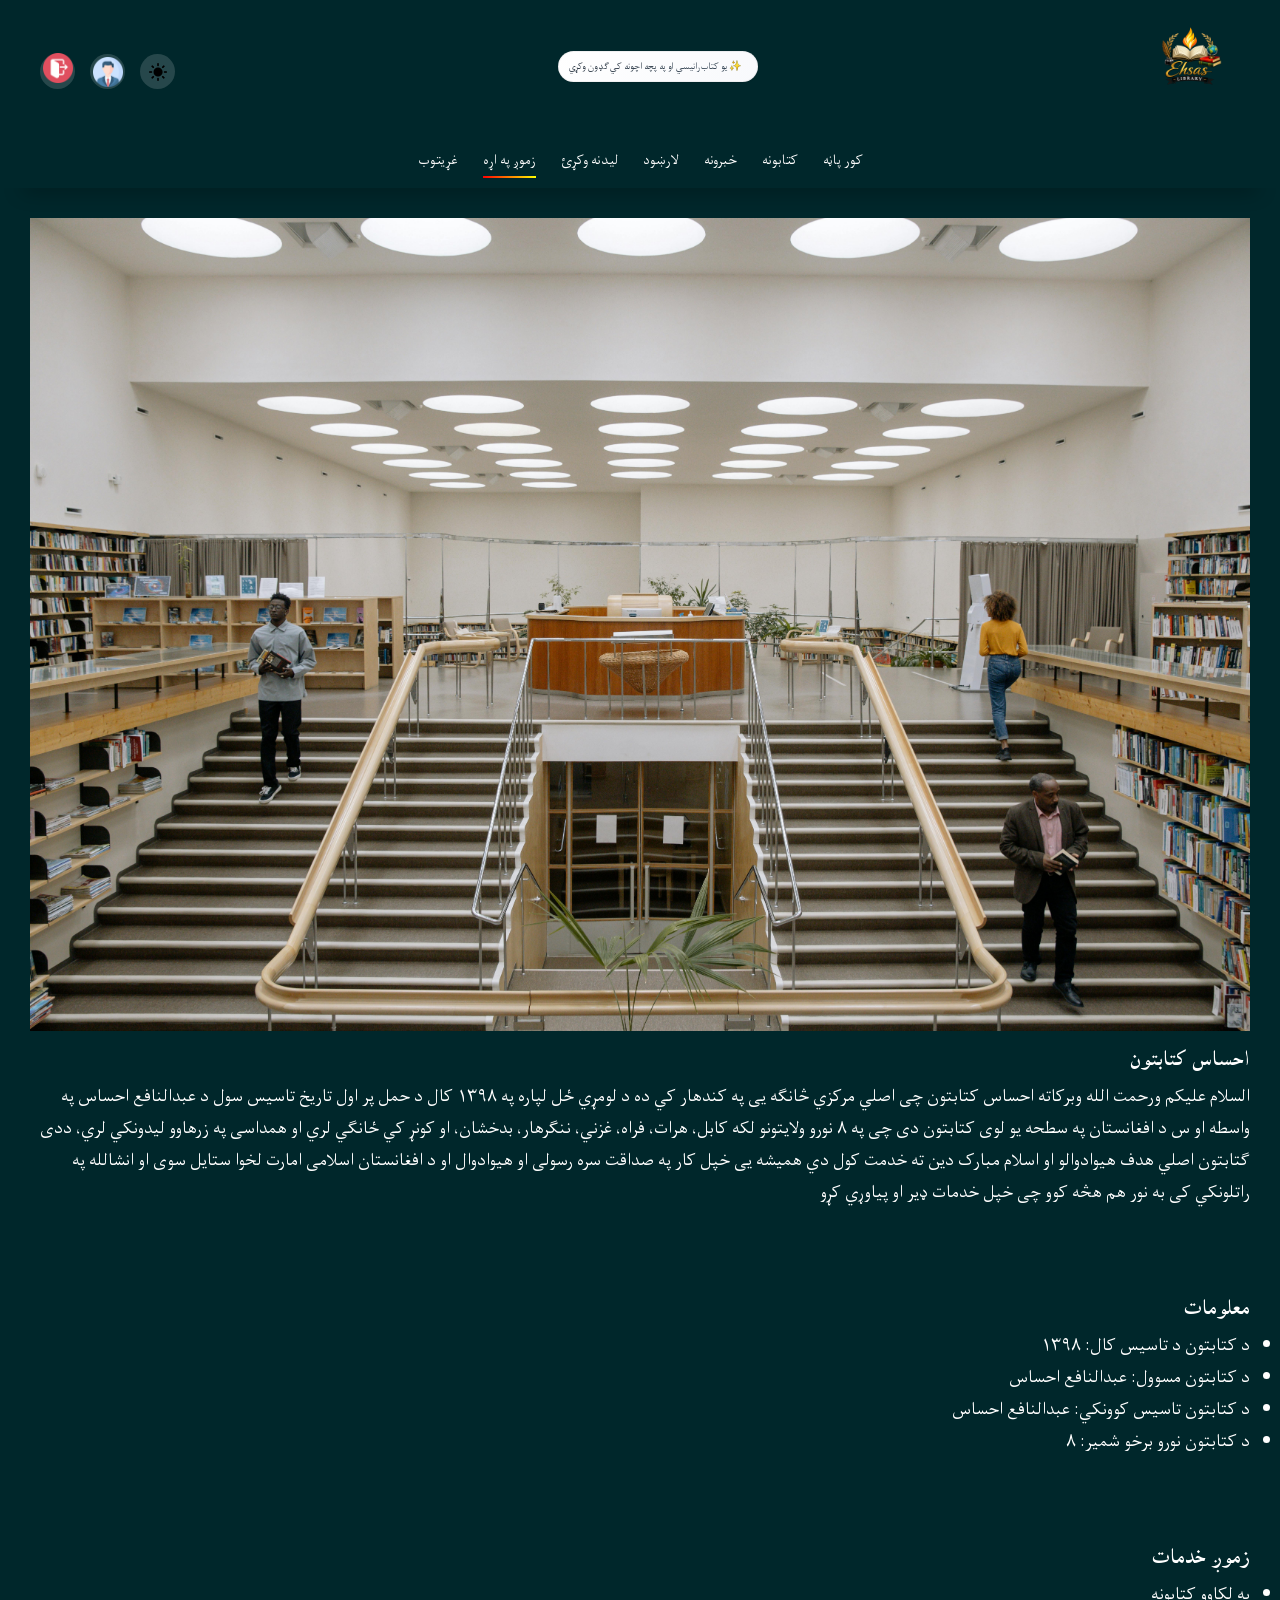
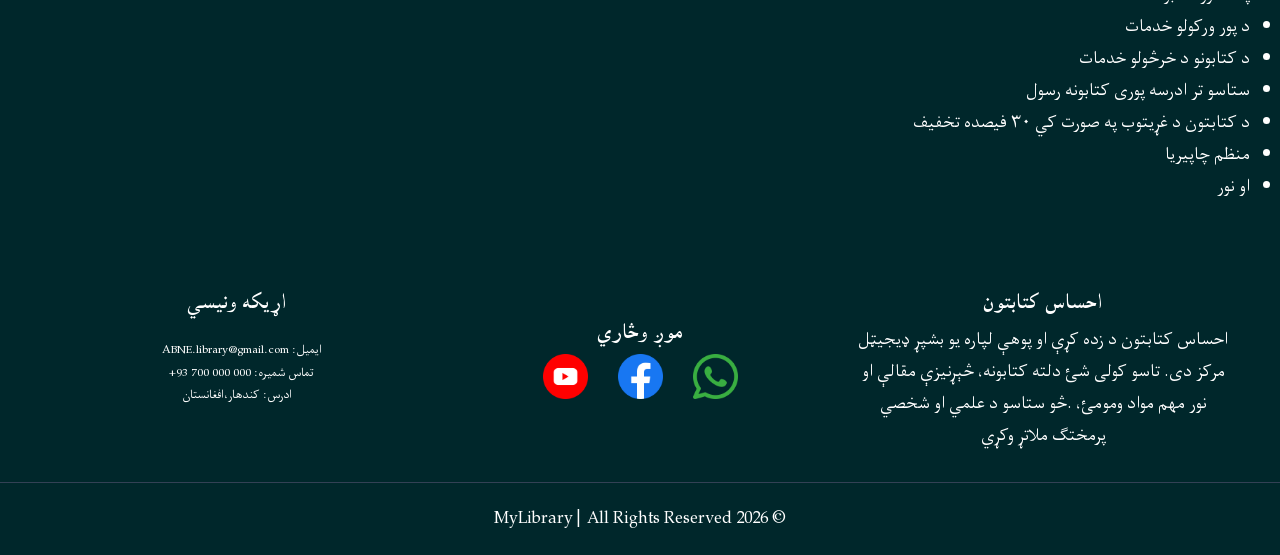
<file: about.html>
<!DOCTYPE html>
<html lang="en">

<head>
    <meta charset="UTF-8">
    <meta name="viewport" content="width=device-width, initial-scale=1.0">
    <title></title>
    <link rel="stylesheet" href="navbar.css">
    <link rel="stylesheet" href="style.css">
    <link rel="stylesheet" href="about.css">
</head>

<body dir="rtl">
<header>
    <div id="logo_container">
        <img src="./assets/logos/Ehsas Library logo design.png" alt="logo">
    </div>
    <div id="ad_container">
        <span>یو کتاب رانیسي او په پچه اچونه کي ګډون وکړي</span>
    </div>

    <div id="buttons_container">
        <button id="modeBtn">
            <img src="./assets/headerIcons/sun.png" alt="" width="18" height="18">
        </button>

        <button>
            <img src="./assets/profile/profile.png" alt="" width="30" height="30">
        </button>
          <button>
            <a href="login.html">
                <img src="./assets/icons/logout.png" alt=""  width="30" height="30">
            </a>
        </button>
    </div>
</header>

    <nav class="navbar">
        <div class="nav-container">
            <ul class="nav-links">
                <li><a href="index.html">کور پاڼه</a></li>
                <li><a href="books.html">کتابونه</a></li>
                <li><a href="news.html">خبرونه</a></li>
                <li><a href="instructor.html">لارښود</a></li>
                <li><a href="visitUs.html">لیدنه وکړئ</a></li>
                <li><a href="about.html">زموږ په اړه</a></li>
                  <li><a href="register.html">غړیتوب</a></li>
            </ul>
        </div>
    </nav>
    

    <main>
        <section>
            <div><img src="./assets/herosection3.jpg" alt="" width="100%" height="100%"></div>
            <div>
                <h1 dir="rtl">احساس کتابتون</h1>
                <p dir="rtl">
                    السلام علیکم ورحمت الله وبرکاته
                    احساس کتابتون چی اصلي مرکزي څانګه یی په کندهار کي ده د لومړي ځل لپاره په ۱۳۹۸ کال د حمل پر اول تاریخ
                    تاسیس سول د عبدالنافع احساس په واسطه او س د افغانستان په سطحه یو لوی کتابتون دی چی په ۸ نورو
                    ولایتونو لکه کابل، هرات، فراه، غزني، ننګرهار، بدخشان، او کونړ کي ځانګي لري او همداسی په زرهاوو
                    لیدونکي لري، ددی ګتابتون اصلي هدف هیوادوالو او اسلام مبارک دین ته خدمت کول دي
                    همیشه یی خپل کار په صداقت سره رسولی او هیوادوال او د افغانستان اسلامی امارت لخوا ستایل سوی او انشالله په راتلونکي کی به نور هم هڅه کوو چی خپل خدمات ډیر او پیاوړي کړو
                </p>
            </div>
        </section>
        <section>
            <h1>معلومات</h1>
            <ul dir="rtl">
                <li>د کتابتون د تاسیس کال: ۱۳۹۸</li>
                <li>د کتابتون مسوول: عبدالنافع احساس</li>
                <li>د کتابتون تاسیس کوونکي: عبدالنافع احساس</li>
                <li>د کتابتون نورو برخو شمیر: ۸</li>
            </ul>
        </section>
        <section>
            <h1>زموږ خدمات</h1>
            <ul dir="rtl">
                <li>په لکاوو کتابونه</li>
                <li>د پور ورکولو خدمات</li>
                <li>د کتابونو د خرڅولو خدمات</li>
                <li>ستاسو تر ادرسه پوری کتابونه رسول</li>
                <li>د کتابتون د غړیتوب په صورت کي ۳۰ فیصده تخفیف</li>
                <li>منظم چاپیریا</li>
                <li>او نور</li>
            </ul>
        </section>
    </main>

    
    <footer class="footer">
        <div class="footer-container">

            <div class="footer-section-about">
                <h2 class="logo">احساس کتابتون</h2>
                <p dir="rtl">
                    احساس کتابتون د زده کړې او پوهې لپاره یو بشپړ ډیجیټل مرکز دی.
                    تاسو کولی شئ دلته کتابونه، څېړنیزې مقالې او نور مهم مواد ومومئ،
                    .څو ستاسو د علمي او شخصي پرمختګ ملاتړ وکړي

                </p>
            </div>

            <div class="socials">
                <h2>موږ وڅاري</h2>
                <div>
                    <a href="https://whatsapp.com"><img src="./assets/logos/whatsapp.png" alt="" width="45" height="45"></a>
                    <!-- <a href="https://x.com"><img src="./assets/logos/logo-white.png" alt="" width="45" height="45"></a> -->
                    <a href="https://facebook.com"><img src="./assets/logos/facebook.png" alt="" width="45" height="45"></a>
                    <a href="https://youtube.com"><img src="./assets/logos/youtube (1).png" alt="" width="45" height="45"></a>
                </div>
            </div>

            <!-- Contact -->
            <div class="footer-section">
                <h2 dir="rtl">اړیکه ونیسي</h2>

                <p dir="rtl"><strong>ایمیل:</strong> <span dir="ltr">ABNE.library@gmail.com</span></p>

                <p dir="rtl"><strong>تماس شمیره:</strong> <span dir="ltr">+93 700 000 000</span></p>

                <p dir="rtl"><strong>ادرس:</strong> کندهار،افغانستان</p>

                <!-- Social -->
            </div>

        </div>

        <!-- Bottom -->
        <div class="footer-bottom">
            <p>© 2026 MyLibrary | All Rights Reserved</p>
        </div>
    </footer>

</body>
<script src="theme.js"></script>

</html>
</file>
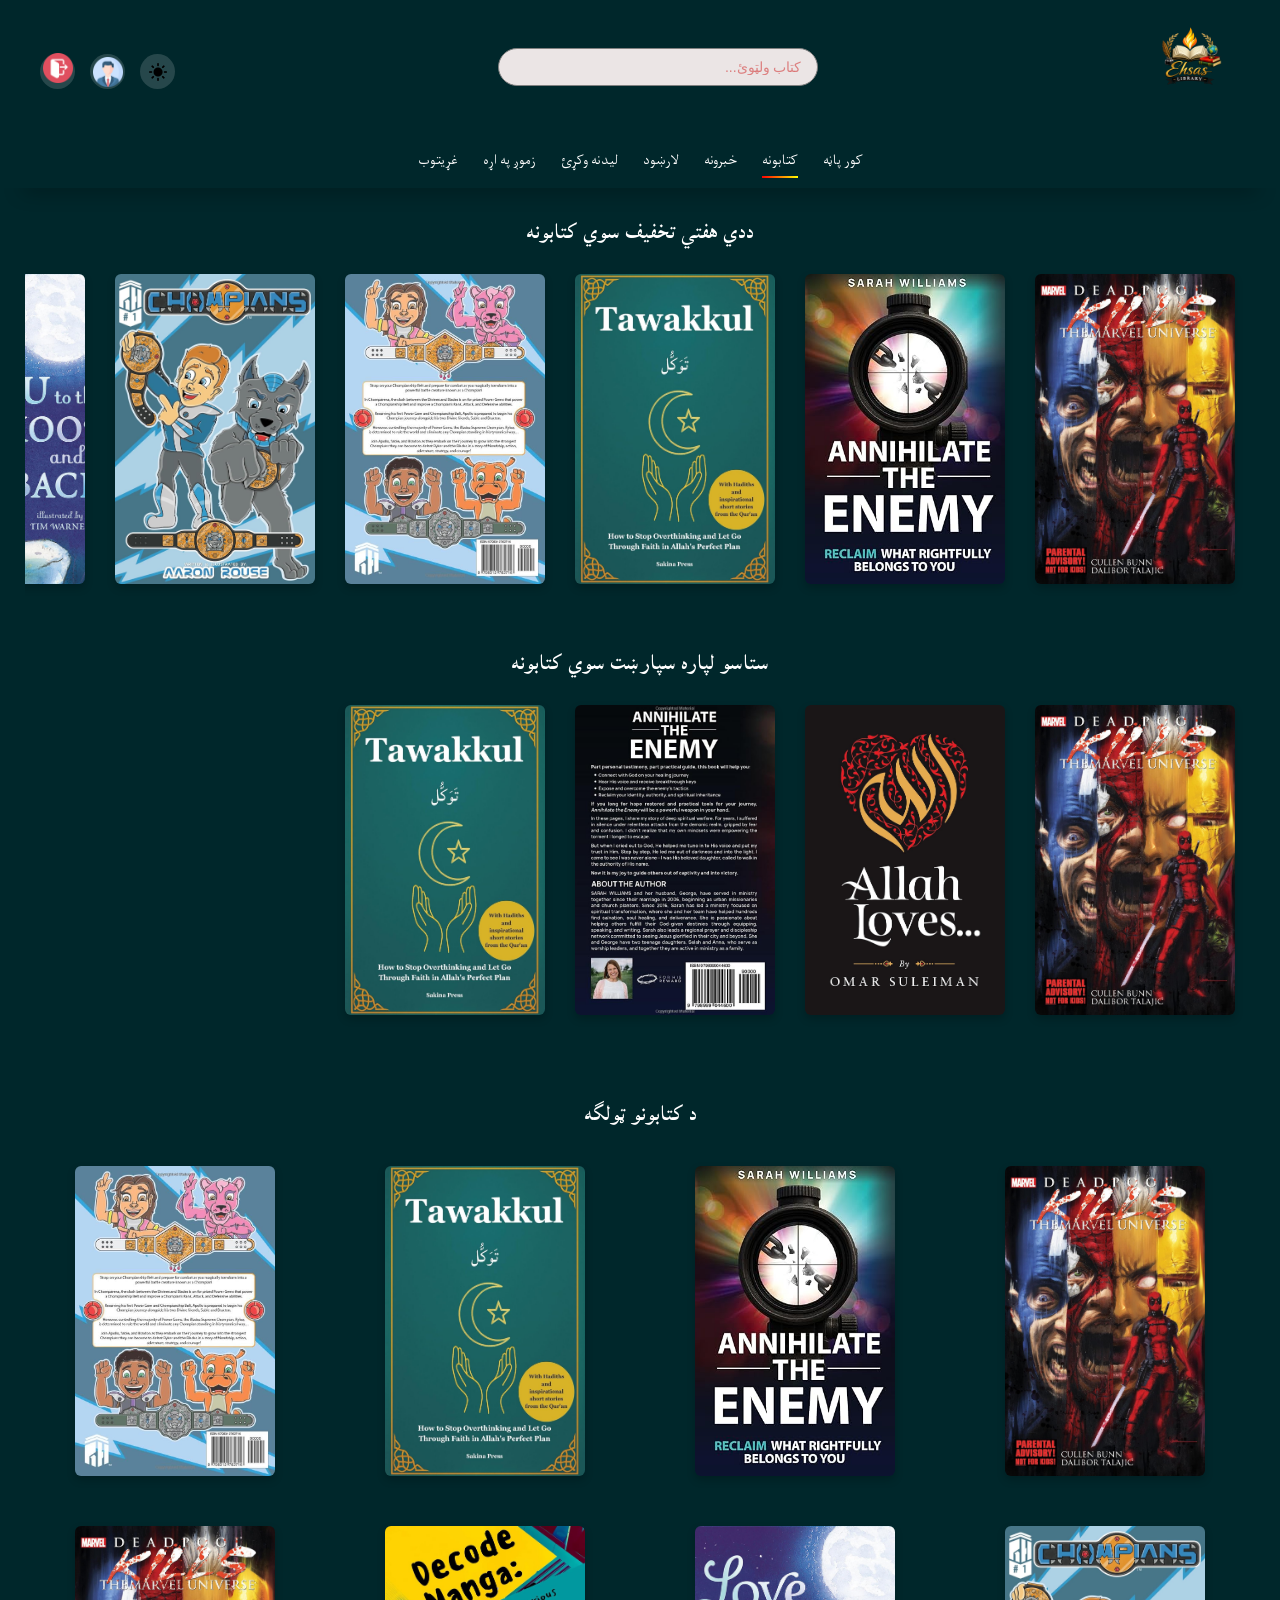
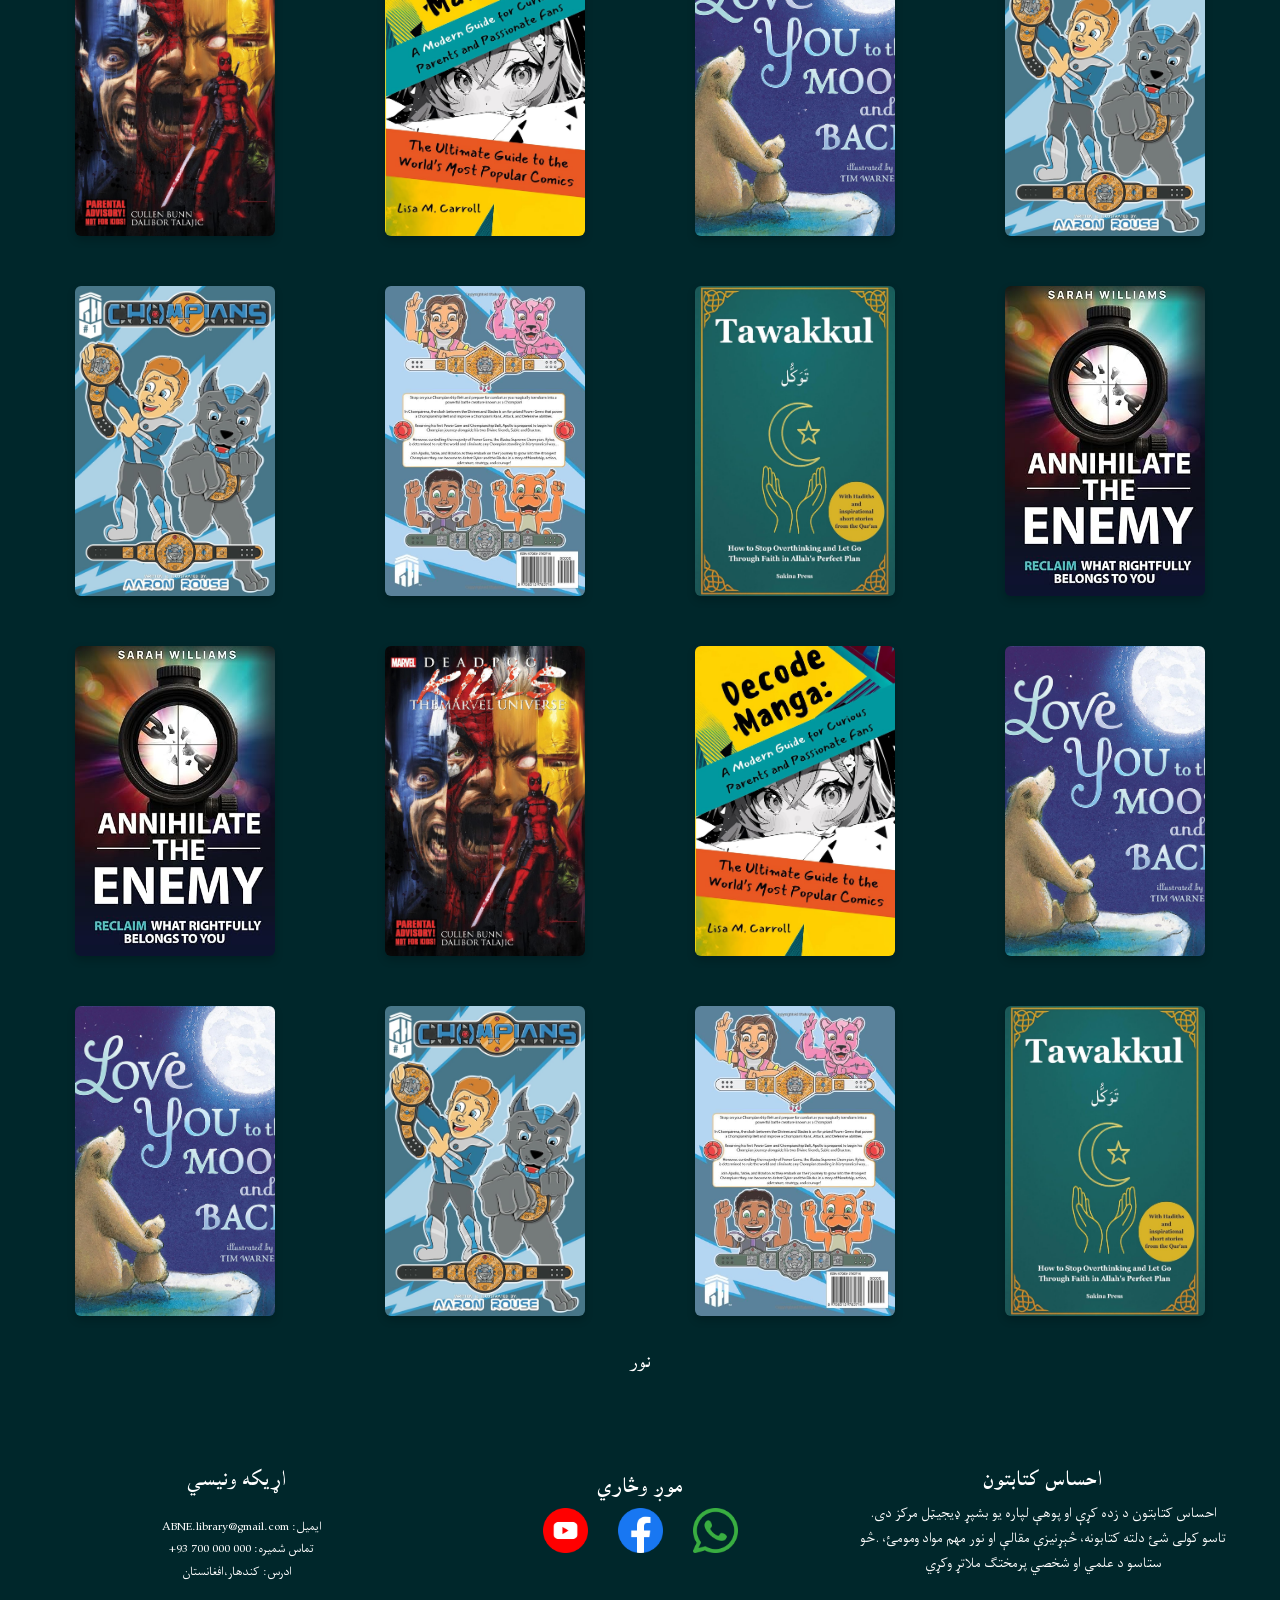
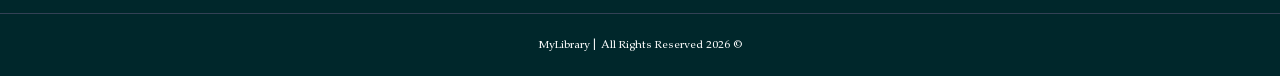
<file: books.html>
<!DOCTYPE html>
<html lang="ps">
<head>
    <meta charset="UTF-8">
    <meta name="viewport" content="width=device-width, initial-scale=1.0">
    <title>Document</title>
        <link rel="stylesheet" href="navbar.css">
        <link rel="stylesheet" href="style.css">
        <link rel="stylesheet" href="booksPageStyle.css">
</head>

<body dir="rtl">
<header>
    <div id="logo_container">
        <img src="./assets/logos/Ehsas Library logo design.png" alt="logo" >
    </div>

    <div id="search_container">
        <img src="./assets/icons/search.png" alt="search" dir="rtl">
        <input type="text" placeholder="کتاب ولټوئ...">
    </div>

    <div id="buttons_container">
        <button id="modeBtn">
            <img src="./assets/headerIcons/sun.png" alt=""  width="18" height="18">
        </button>
        <button>
            <img src="./assets/profile/profile.png" alt=""  width="30" height="30">
        </button>
        <button>
            <a href="login.html">
                <img src="./assets/icons/logout.png" alt=""  width="30" height="30">
            </a>
        </button>
    </div>
</header>

    <nav class="navbar">
        <div class="nav-container">
            <ul class="nav-links">
                <li><a href="index.html">کور پاڼه</a></li>
                <li><a href="books.html">کتابونه</a></li>
                <li><a href="news.html">خبرونه</a></li>
                <li><a href="instructor.html">لارښود</a></li>
                <li><a href="visitUs.html">لیدنه وکړئ</a></li>
                <li><a href="about.html">زموږ په اړه</a></li>
                  <li><a href="register.html">غړیتوب</a></li>
            </ul>
        </div>
    </nav>


    <main>
        <section id="bookSection">
            <h1>ددي هفتي تخفیف سوي کتابونه</h1>
            <div id="books">
                <div class="items">
                    <a href="singleBookPage.html">
                        
                        <img src="./assets/books/91nTst7WydL._SL1500_ (1).jpg" alt=""  >
                    </a>
                </div>
                <div class="items">
                    <a href="singleBookPage.html">
                        
                        <img src="./assets/books/61deQkvqEhL._SY522_.jpg" alt=""  >
                    </a>
                </div>
                <div class="items">
                    <a href="singleBookPage.html">
                        
                        <img src="./assets/books/61m3TM09tBL._SL1500_.jpg" alt=""  >
                    </a>
                </div>
                <div class="items">
                    <a href="singleBookPage.html">
                        
                        <img src="./assets/books/61n426DIpsL.jpg" alt=""  >
                    </a>
                </div>
                <div class="items">
                    <a href="singleBookPage.html">
                        
                        <img src="./assets/books/71b56YXb2rL._SL1500_.jpg" alt=""  >
                    </a>
                </div>
                <div class="items">
                    <a href="singleBookPage.html">
                        
                        <img src="./assets/books/81mpSoJzv4L._SL1446_.jpg" alt=""  >
                    </a>
                </div>
                <div class="items">
                    <a href="singleBookPage.html">
                        
                        <img src="./assets/books/71qs0w7jvWL._SL1500_.jpg" alt=""  >
                    </a>
                </div>
              
            </div>
        </section>
        <section id="bookSection">
            <h1>ستاسو لپاره سپارښت سوي کتابونه</h1>
            <div id="books">
                <div class="items">
                    <a href="singleBookPage.html">
                        
                        <img src="./assets/books/91nTst7WydL._SL1500_ (1).jpg" alt=""  >
                    </a>
                </div>
                <div class="items">
                    <a href="singleBookPage.html">
                        
                        <img src="./assets/books/719rhdkz+iL._SL1500_.jpg" alt=""  >
                    </a>
                </div>
                <div class="items">
                    <a href="singleBookPage.html">
                        
                        <img src="./assets/books/612lr1Z+hYL.jpg" alt=""  >
                    </a>
                </div>
                <div class="items">
                    <a href="singleBookPage.html">
                        
                        <img src="./assets/books/61m3TM09tBL._SL1500_.jpg" alt=""  >
                    </a>
                </div>
            </div>
        </section>


        

        <section id="bookSection" class="all-books-section">
    <h1>د کتابونو ټولګه</h1>
    <div id="allBooks" class="books">     
           
            <div class="items">
                <a href="singleBookPage.html">
                    
                    <img src="./assets/books/91nTst7WydL._SL1500_ (1).jpg" alt="د کتاب انځور">
                </a>
            </div>
           
            <div class="items">
                <a href="singleBookPage.html">
                    
                    <img src="./assets/books/61deQkvqEhL._SY522_.jpg" alt="د کتاب انځور">
                </a>
            </div>
            
            <div class="items">
                <a href="singleBookPage.html">
                    
                    <img src="./assets/books/61m3TM09tBL._SL1500_.jpg" alt="د کتاب انځور">
                </a>
            </div>
            
            <div class="items">
                <a href="singleBookPage.html">
                    
                    <img src="./assets/books/61n426DIpsL.jpg" alt="د کتاب انځور">
                </a>
            </div>
               
            <div class="items">
                <a href="singleBookPage.html">
                    
                    <img src="./assets/books/71b56YXb2rL._SL1500_.jpg" alt="د کتاب انځور">
                </a>
            </div>
          
            <div class="items">
                <a href="singleBookPage.html">
                    
                    <img src="./assets/books/81mpSoJzv4L._SL1446_.jpg" alt="د کتاب انځور">
                </a>
            </div>
            
            <div class="items">
                <a href="singleBookPage.html">
                    
                    <img src="./assets/books/71qs0w7jvWL._SL1500_.jpg" alt="د کتاب انځور">
                </a>
            </div>
            
            <div class="items">
                <a href="singleBookPage.html">
                    
                    <img src="./assets/books/91nTst7WydL._SL1500_ (1).jpg" alt="د کتاب انځور">
                </a>
            </div>
          
            <div class="items">
                <a href="singleBookPage.html">
                    
                    <img src="./assets/books/61deQkvqEhL._SY522_.jpg" alt="د کتاب انځور">
                </a>
            </div>
     
        
            <div class="items">
                <a href="singleBookPage.html">
                    
                    <img src="./assets/books/61m3TM09tBL._SL1500_.jpg" alt="د کتاب انځور">
                </a>
            </div>
       
        
            <div class="items">
                <a href="singleBookPage.html">
                    
                    <img src="./assets/books/61n426DIpsL.jpg" alt="د کتاب انځور">
                </a>
            </div>
      
        
            <div class="items">
                <a href="singleBookPage.html">
                    
                    <img src="./assets/books/71b56YXb2rL._SL1500_.jpg" alt="د کتاب انځور">
                </a>
            </div>
     
        
            <div class="items">
                <a href="singleBookPage.html">
                    
                    <img src="./assets/books/81mpSoJzv4L._SL1446_.jpg" alt="د کتاب انځور">
                </a>
            </div>
    
        
            <div class="items">
                <a href="singleBookPage.html">
                    
                    <img src="./assets/books/71qs0w7jvWL._SL1500_.jpg" alt="د کتاب انځور">
                </a>
            </div>
       
        
            <div class="items">
                <a href="singleBookPage.html">
                    
                    <img src="./assets/books/91nTst7WydL._SL1500_ (1).jpg" alt="د کتاب انځور">
                </a>
            </div>
   
        
            <div class="items">
                <a href="singleBookPage.html">
                    
                    <img src="./assets/books/61deQkvqEhL._SY522_.jpg" alt="د کتاب انځور">
                </a>
            </div>
    
        
            <div class="items">
                <a href="singleBookPage.html">
                    
                    <img src="./assets/books/61m3TM09tBL._SL1500_.jpg" alt="د کتاب انځور">
                </a>
            </div>
    
        
            <div class="items">
                <a href="singleBookPage.html">
                    
                    <img src="./assets/books/61n426DIpsL.jpg" alt="د کتاب انځور">
                </a>
            </div>
    
        
            <div class="items">
                <a href="singleBookPage.html">
                    
                    <img src="./assets/books/71b56YXb2rL._SL1500_.jpg" alt="د کتاب انځور">
                </a>
            </div>
    
        
            <div class="items">
                <a href="singleBookPage.html">
                    
                    <img src="./assets/books/81mpSoJzv4L._SL1446_.jpg" alt="د کتاب انځور">
                </a>
            </div>
        </div>
        <div class="load-more-container">
            <p>نور</p>     
         </div>
</section>

    </main>


    

    <footer class="footer">
        <div class="footer-container">

            <div class="footer-section-about">
                <h2 class="logo">احساس کتابتون</h2>
                <p dir="rtl">
                    احساس کتابتون د زده کړې او پوهې لپاره یو بشپړ ډیجیټل مرکز دی.
                    تاسو کولی شئ دلته کتابونه، څېړنیزې مقالې او نور مهم مواد ومومئ،
                    .څو ستاسو د علمي او شخصي پرمختګ ملاتړ وکړي

                </p>
            </div>

            <div class="socials">
                <h2>موږ وڅاري</h2>
                <div>
                    <a href="https://whatsapp.com"><img src="./assets/logos/whatsapp.png" alt="" width="45" height="45"></a>
                    <!-- <a href="https://x.com"><img src="./assets/logos/logo-white.png" alt="" width="45" height="45"></a> -->
                    <a href="https://facebook.com"><img src="./assets/logos/facebook.png" alt="" width="45" height="45"></a>
                    <a href="https://youtube.com"><img src="./assets/logos/youtube (1).png" alt="" width="45" height="45"></a>
                </div>
            </div>

            <div class="footer-section">
                <h2 dir="rtl">اړیکه ونیسي</h2>

                <p dir="rtl"><strong>ایمیل:</strong> <span dir="ltr">ABNE.library@gmail.com</span></p>

                <p dir="rtl"><strong>تماس شمیره:</strong> <span dir="ltr">+93 700 000 000</span></p>

                <p dir="rtl"><strong>ادرس:</strong> کندهار،افغانستان</p>

            </div>

        </div>

        <div class="footer-bottom">
            <p>© 2026 MyLibrary | All Rights Reserved</p>
        </div>
    </footer>
    </body>
<script src="theme.js"></script>

</html>
</file>
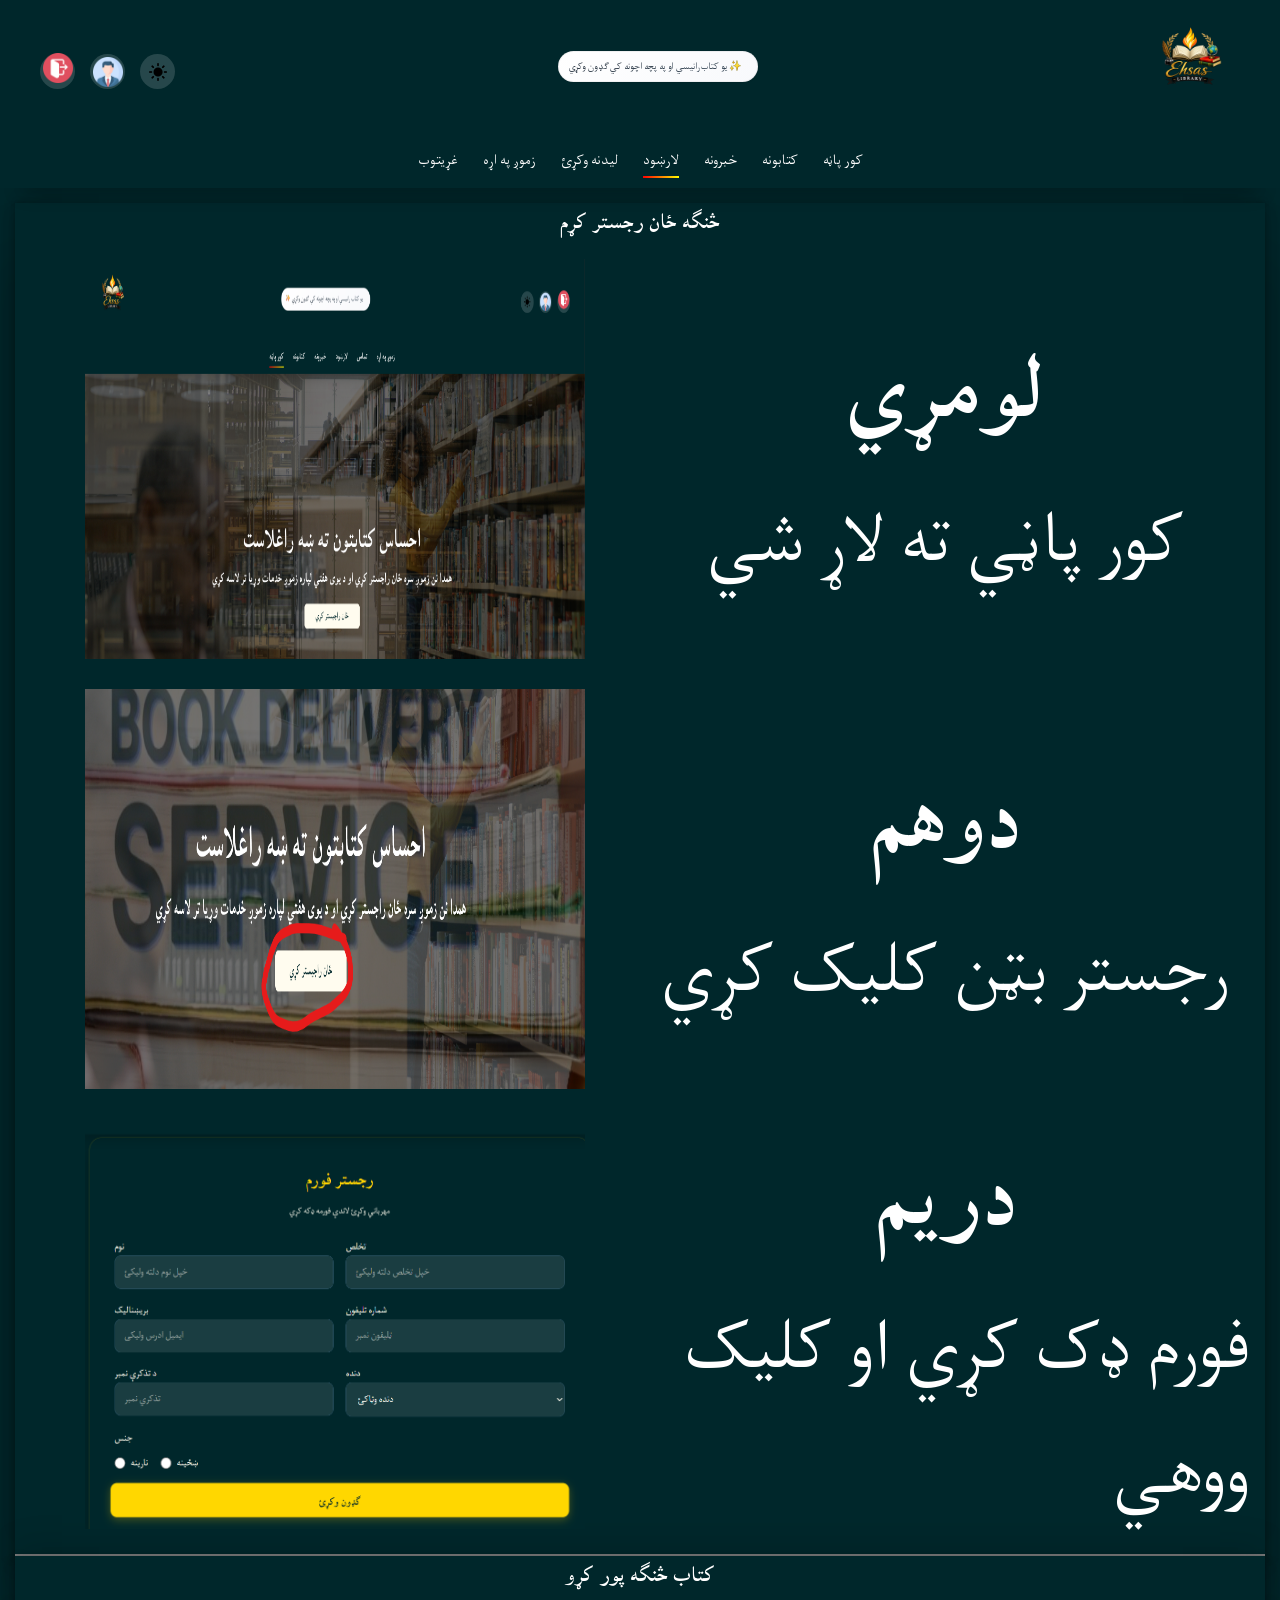
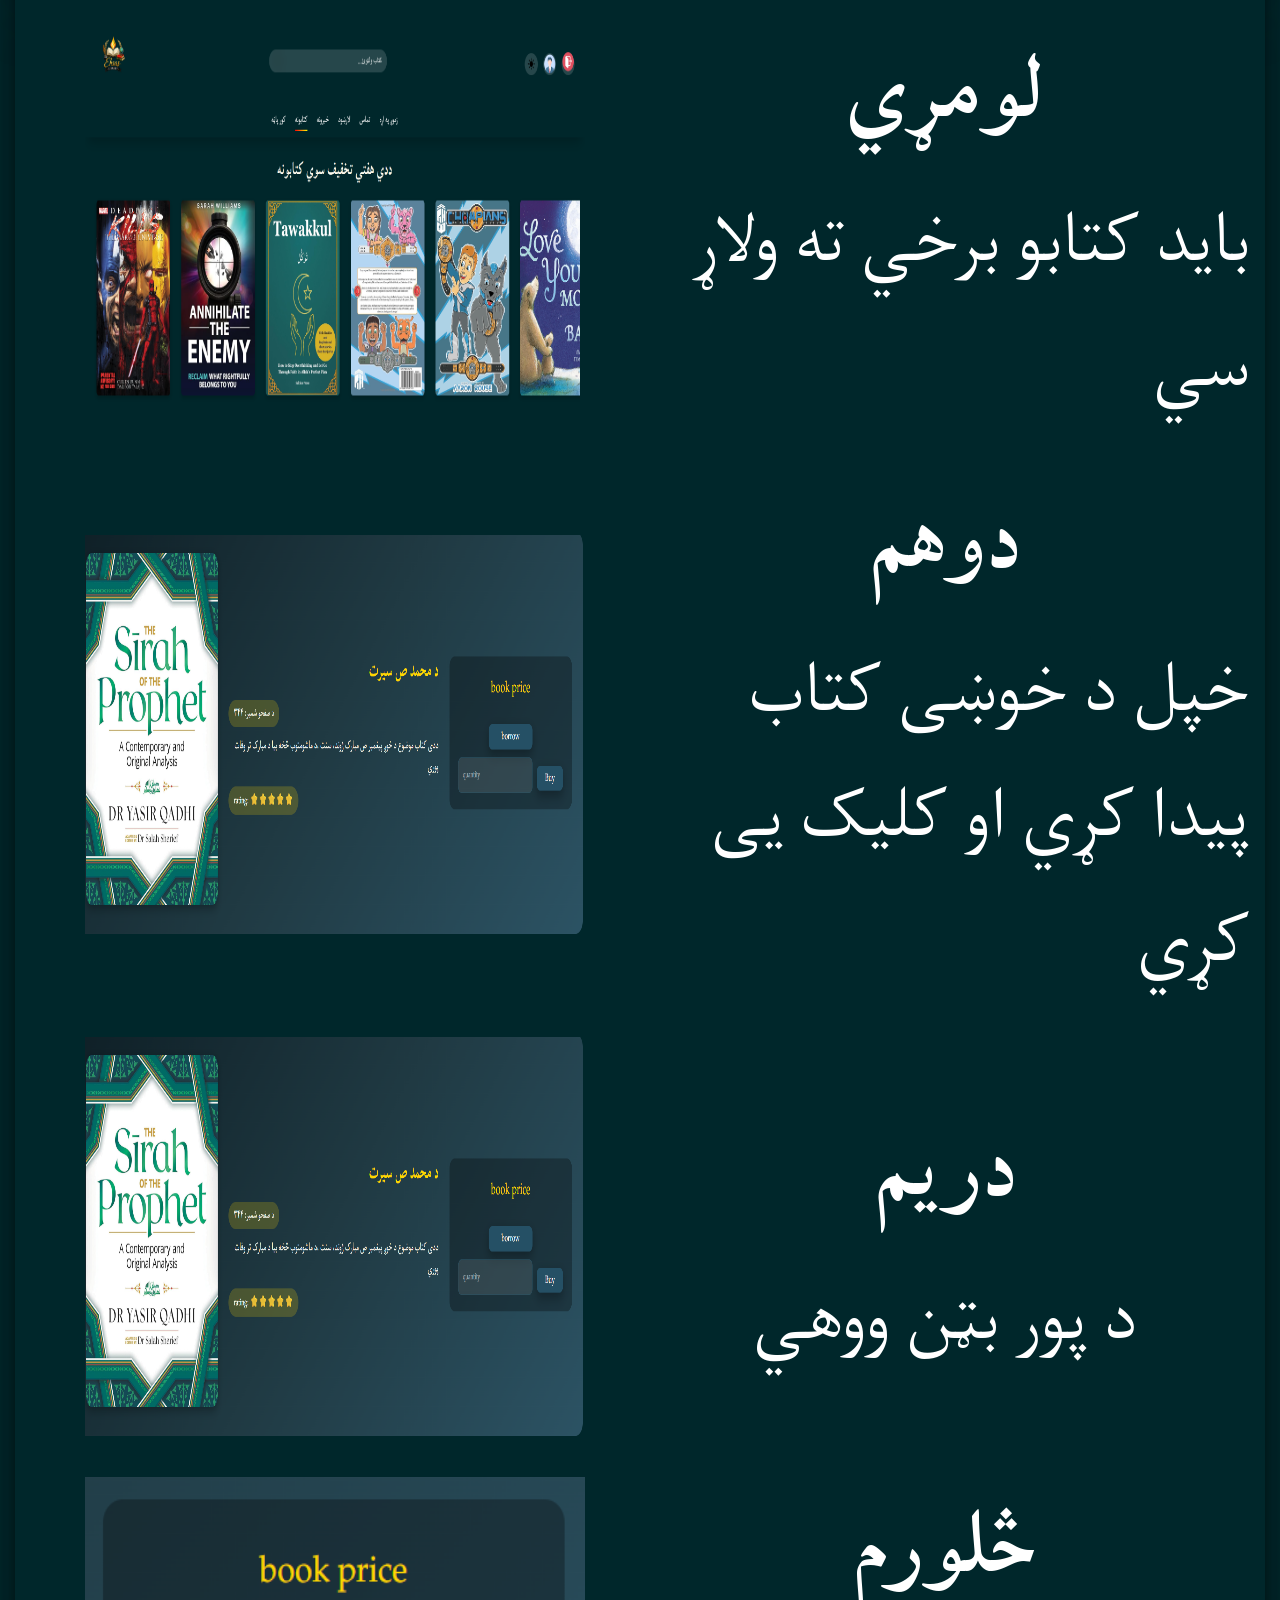
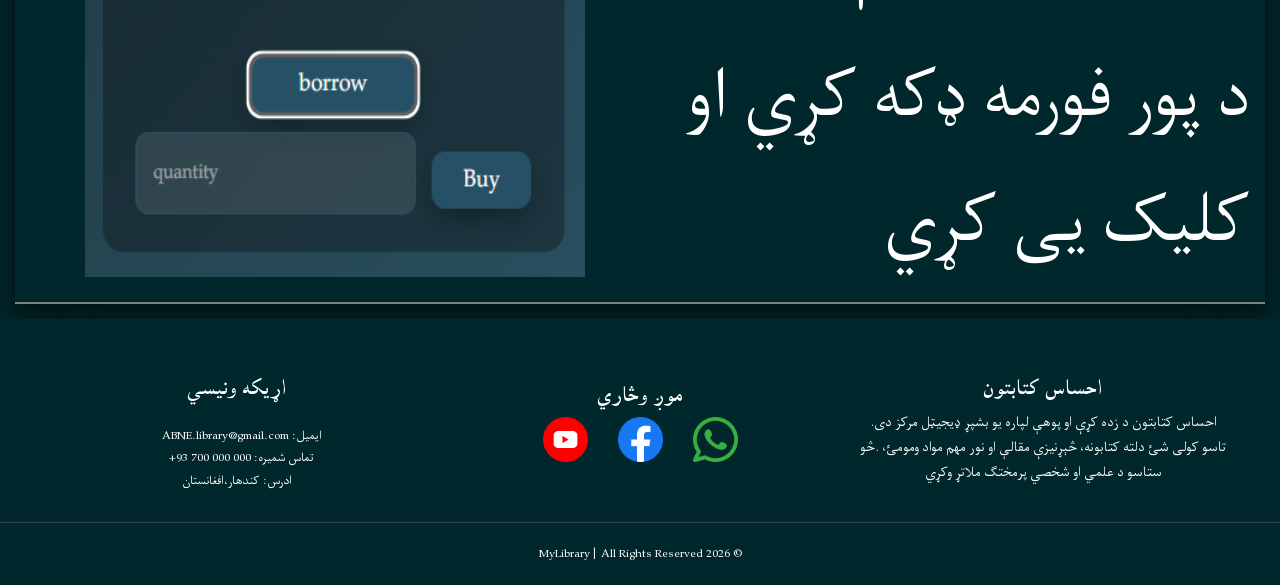
<file: instructor.html>
<!DOCTYPE html>
<html lang="ps">
<head>
    <meta charset="UTF-8">
    <meta name="viewport" content="width=device-width, initial-scale=1.0">
    <title>لارښود - احسان کتابتون</title>
    <link rel="stylesheet" href="navbar.css">
    <link rel="stylesheet" href="style.css">
    <link rel="stylesheet" href="instructor.css">

</head>
<body dir="rtl">

<header>
    <div id="logo_container">
        <img src="./assets/logos/Ehsas Library logo design.png" alt="logo">
    </div>
    <div id="ad_container">
        <span>یو کتاب رانیسي او په پچه اچونه کي ګډون وکړي</span>
    </div>

    <div id="buttons_container">
        <button id="modeBtn">
            <img src="./assets/headerIcons/sun.png" alt="" width="18" height="18">
        </button>

        <button>
            <img src="./assets/profile/profile.png" alt="" width="30" height="30">
        </button>
          <button>
            <a href="login.html">
                <img src="./assets/icons/logout.png" alt=""  width="30" height="30">
            </a>
        </button>
    </div>
</header>

    <nav class="navbar">
        <div class="nav-container">
            <ul class="nav-links">
                <li><a href="index.html">کور پاڼه</a></li>
                <li><a href="books.html">کتابونه</a></li>
                <li><a href="news.html">خبرونه</a></li>
                <li><a href="instructor.html">لارښود</a></li>
                <li><a href="visitUs.html">لیدنه وکړئ</a></li>
                <li><a href="about.html">زموږ په اړه</a></li>
                  <li><a href="register.html">غړیتوب</a></li>
            </ul>
        </div>
    </nav>

<main>
    <section>
        <div id="titleDiv">
            <h1>څنګه ځان رجستر کړم</h1>
        </div>
        <div id="steps">
            <div>
                <h1>لومړي</h1>
                <p>کور پاڼي ته لاړ شي</p>
            </div>
            <div>
                <img src="./assets/instructionImage/image.png" alt="">
            </div>
        </div>
        <div id="steps">
            <div>
                <h1>دوهم</h1>
                <p>رجستر بټن کلیک کړي</p>
            </div>
            <div>
                <img src="./assets/instructionImage/Screenshot 2026-04-13 063446.png" alt="">
            </div>
        </div>

        <div id="steps">
            <div>
                <h1>دریم</h1>
                <p>فورم ډک کړي او کلیک ووهي</p>
            </div>
            <div>
                <img src="./assets/instructionImage/Screenshot 2026-04-13 063613.png" alt="">
            </div>
        </div>
  
    </section>
    
    <section>
        <div id="titleDiv">
            <h1>کتاب څنګه پور کړو</h1>
        </div>
        <div id="steps">
            <div>
                <h1>لومړي</h1>
                <p>باید کتابو برخي ته ولاړ سي</p>
            </div>
            <div>
                <img src="./assets/instructionImage/Screenshot 2026-04-13 070237.png" alt="">
            </div>
        </div>
        <div id="steps">
            <div>
                <h1>دوهم</h1>
                <p>خپل د خوښی کتاب پیدا کړي او کلیک یی کړي</p>
            </div>
            <div>
                <img src="./assets/instructionImage/Screenshot 2026-04-13 070306.png" alt="">
            </div>
        </div>

        <div id="steps">
            <div>
                <h1>دریم</h1>
                <p>د پور بټن ووهي </p>
            </div>
            <div>
                <img src="./assets/instructionImage/Screenshot 2026-04-13 070306.png" alt="">
            </div>
        </div>
               <div id="steps">
        <div>
            <h1>څلورم</h1>
            <p>د پور فورمه ډکه کړي او کلیک یی کړي</p>
        </div>
            <div>
                    <img src="./assets/instructionImage/Screenshot 2026-04-13 070358.png" alt="">
        </div>
        </div>
  
    </section>
</main>

    <footer class="footer">
        <div class="footer-container">

            <div class="footer-section-about">
                <h2 class="logo">احساس کتابتون</h2>
                <p dir="rtl">
                    احساس کتابتون د زده کړې او پوهې لپاره یو بشپړ ډیجیټل مرکز دی.
                    تاسو کولی شئ دلته کتابونه، څېړنیزې مقالې او نور مهم مواد ومومئ،
                    .څو ستاسو د علمي او شخصي پرمختګ ملاتړ وکړي

                </p>
            </div>

            <div class="socials">
                <h2>موږ وڅاري</h2>
                <div>
                    <a href="https://whatsapp.com"><img src="./assets/logos/whatsapp.png" alt="" width="45" height="45"></a>
                    <!-- <a href="https://x.com"><img src="./assets/logos/logo-white.png" alt="" width="45" height="45"></a> -->
                    <a href="https://facebook.com"><img src="./assets/logos/facebook.png" alt="" width="45" height="45"></a>
                    <a href="https://youtube.com"><img src="./assets/logos/youtube (1).png" alt="" width="45" height="45"></a>
                </div>
            </div>

            <div class="footer-section">
                <h2 dir="rtl">اړیکه ونیسي</h2>

                <p dir="rtl"><strong>ایمیل:</strong> <span dir="ltr">ABNE.library@gmail.com</span></p>

                <p dir="rtl"><strong>تماس شمیره:</strong> <span dir="ltr">+93 700 000 000</span></p>

                <p dir="rtl"><strong>ادرس:</strong> کندهار،افغانستان</p>

            </div>

        </div>

        <div class="footer-bottom">
            <p>© 2026 MyLibrary | All Rights Reserved</p>
        </div>
    </footer>

</body>
<script src="theme.js"></script>

</html>
</file>
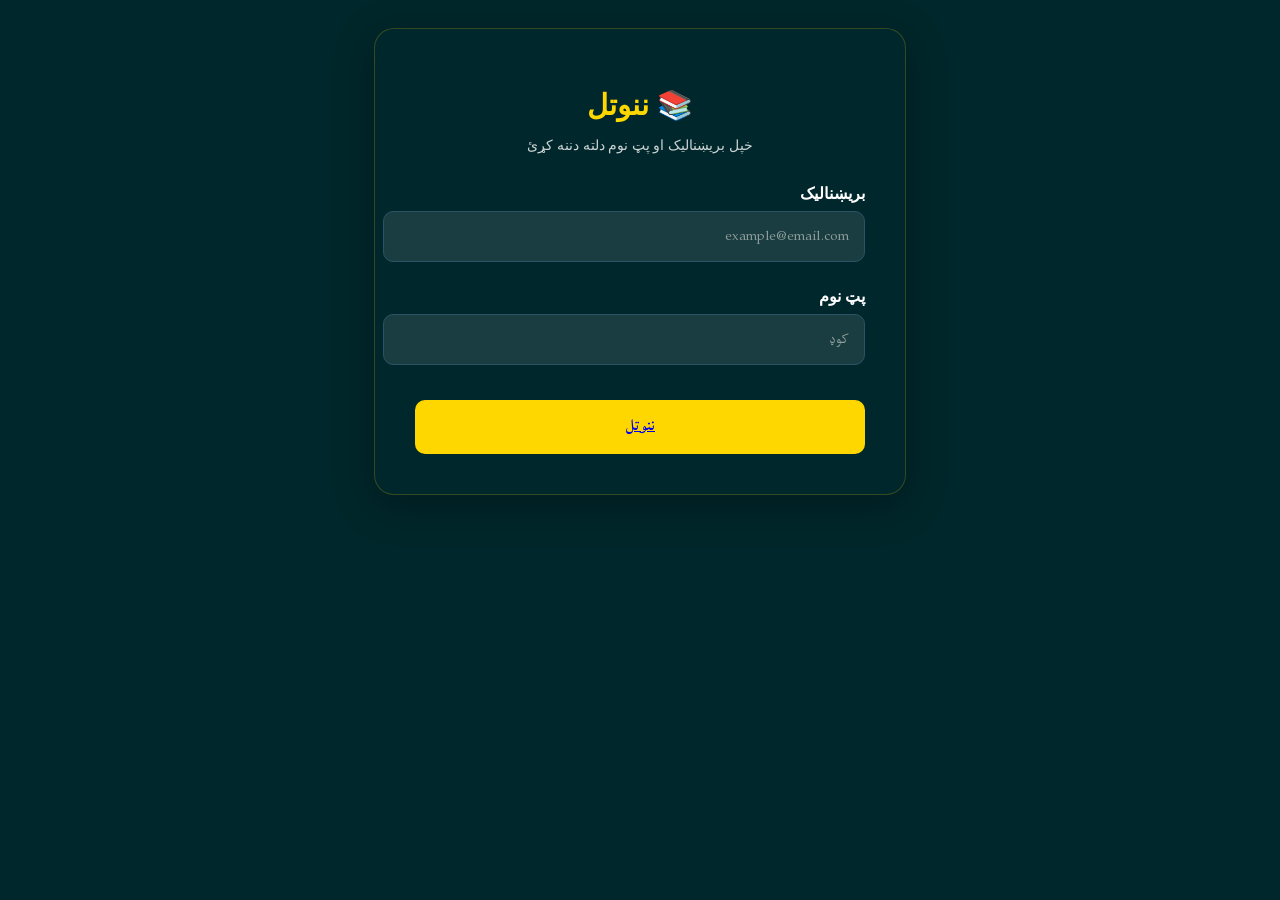
<file: login.html>
<!DOCTYPE html>
<html lang="en">
<head>
    <meta charset="UTF-8">
    <meta name="viewport" content="width=device-width, initial-scale=1.0">
    <title>Document</title>
    <link rel="stylesheet" href="login.css">
</head>
<body dir="rtl">
    
    <div class="login-container">
        <div class="login-header">
            <h1>📚 ننوتل</h1>
            <p>خپل بریښنالیک او پټ نوم دلته دننه کړئ</p>
        </div>

        <form onsubmit="event.preventDefault(); alert('تاسو په بریالیتوب سره ننوتل!');">
            <div class="form-group">
                <label>بریښنالیک</label>
                <input type="email" placeholder="example@email.com" required>
            </div>

            <div class="form-group">
                <label>پټ نوم</label>
                <input type="password" placeholder="کوډ" required>
            </div>

            <button type="submit" class="login-btn">
                <a href="index.html">
                    ننوتل
                </a>
                
            </button>
        </form>

    </div>

</body>
<script src="theme.js"></script>
</html>
</file>
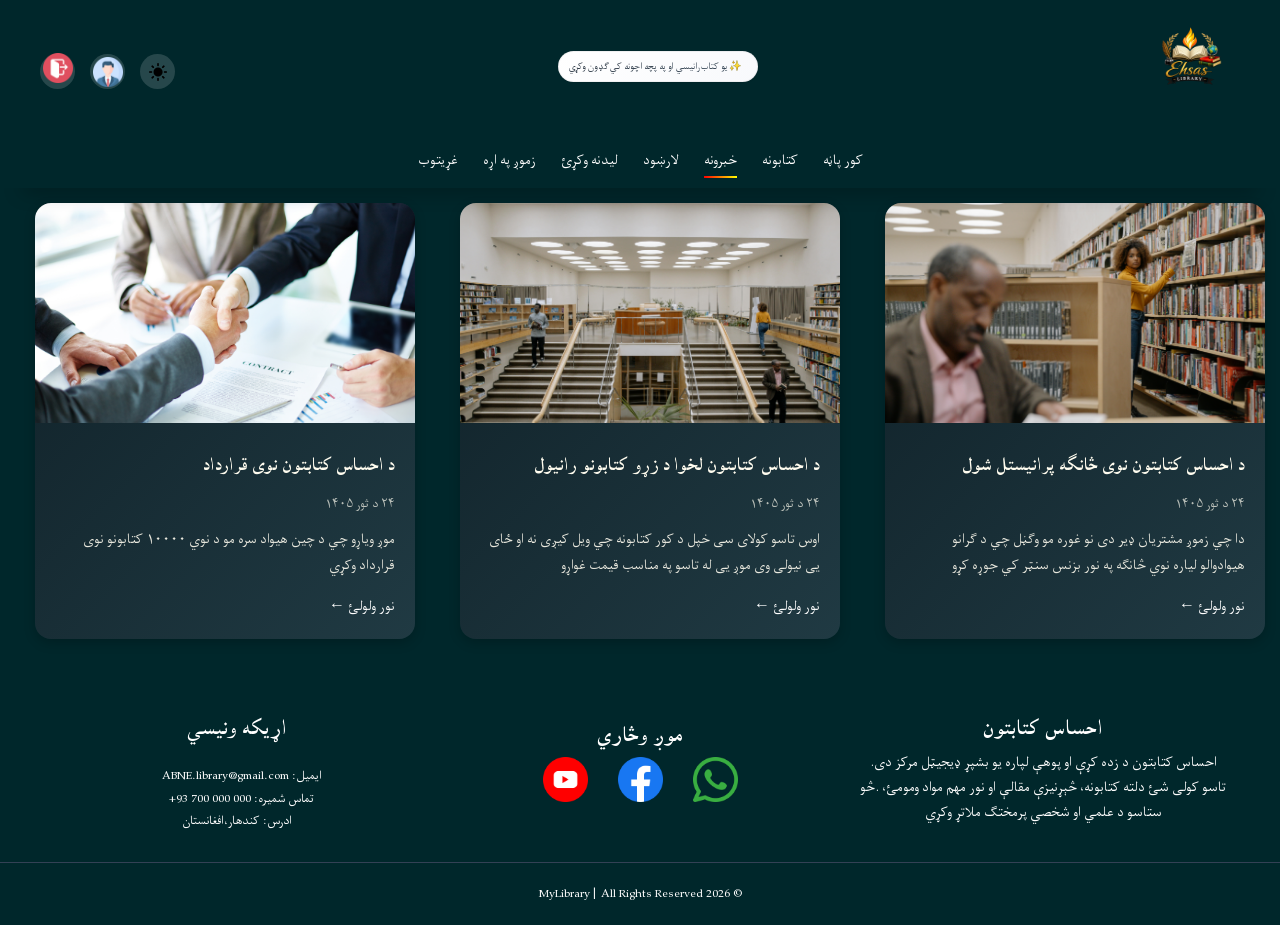
<file: news.html>
<!DOCTYPE html>
<html lang="en">
<head>
    <meta charset="UTF-8">
    <meta name="viewport" content="width=device-width, initial-scale=1.0">
    <title>Document</title>
    <link rel="stylesheet" href="navbar.css"> 
    <link rel="stylesheet" href="style.css">
    <link rel="stylesheet" href="news.css">
</head>

<body dir="rtl">
<header>
    <div id="logo_container">
        <img src="./assets/logos/Ehsas Library logo design.png" alt="logo">
    </div>
    <div id="ad_container">
        <span>یو کتاب رانیسي او په پچه اچونه کي ګډون وکړي</span>
    </div>

    <div id="buttons_container">
        <button id="modeBtn">
            <img src="./assets/headerIcons/sun.png" alt="" width="18" height="18">
        </button>

        <button>
            <img src="./assets/profile/profile.png" alt="" width="30" height="30">
        </button>
          <button>
            <a href="login.html">
                <img src="./assets/icons/logout.png" alt=""  width="30" height="30">
            </a>
        </button>
    </div>
</header>

    <nav class="navbar">
        <div class="nav-container">
            <ul class="nav-links">
                <li><a href="index.html">کور پاڼه</a></li>
                <li><a href="books.html">کتابونه</a></li>
                <li><a href="news.html">خبرونه</a></li>
                <li><a href="instructor.html">لارښود</a></li>
                <li><a href="visitUs.html">لیدنه وکړئ</a></li>
                <li><a href="about.html">زموږ په اړه</a></li>
                  <li><a href="register.html">غړیتوب</a></li>
            </ul>
        </div>
    </nav>
    <main>
        <div class="news-card">
            <img src="./assets/herosection2.jpg" alt="د خبر انځور" class="news-img">
            <div class="news-content">
               
                <h3 class="news-title">د احساس کتابتون نوی څانګه پرانیستل شول</h3>
                <div class="news-meta">
                    <span class="news-date"> ۲۴ د ثور ۱۴۰۵</span>
                </div>
        <p class="news-description" dir="rtl">
        دا چي زموږ مشتریان ډیر دی نو غوره مو وګڼل چي د ګرانو هیوادوالو لياره نوي څانګه په نور بزنس سنټر کي جوړه کړو    
        </p>
        <a href="#" class="read-more-btn">نور ولولئ ←</a>
    </div>

</div>
        <div class="news-card">
            <img src="./assets/herosection3.jpg" alt="د خبر انځور" class="news-img">
            <div class="news-content">
               
                <h3 class="news-title">د احساس کتابتون لخوا د زړو کتابونو رانیول</h3>
                <div class="news-meta">
                    <span class="news-date"> ۲۴ د ثور ۱۴۰۵</span>
                </div>
        <p class="news-description" dir="rtl">
اوس تاسو کولای سی خپل د کور کتابونه چي ویل کیږی نه او ځای یی نیولی وی موږ یی له تاسو په مناسب قیمت غواړو    
        </p>
        <a href="#" class="read-more-btn">نور ولولئ ←</a>
    </div>
</div>

</div>
        <div class="news-card">
            <img src="./assets/shutterstock_209058313.jpg" alt="د خبر انځور" class="news-img">
            <div class="news-content">
               
                <h3 class="news-title">د احساس کتابتون نوی قرارداد</h3>
                <div class="news-meta">
                    <span class="news-date"> ۲۴ د ثور ۱۴۰۵</span>
                </div>
        <p class="news-description" dir="rtl">
موږ ویاړو چي د چین هیواد سره مو د نوي ۱۰۰۰۰ کتابونو نوی قرارداد وکړي
        </p>
        <a href="#" class="read-more-btn">نور ولولئ ←</a>
    </div>
</div>
       
</main>


    

    <footer class="footer">
        <div class="footer-container">

            <div class="footer-section-about">
                <h2 class="logo">احساس کتابتون</h2>
                <p dir="rtl">
                    احساس کتابتون د زده کړې او پوهې لپاره یو بشپړ ډیجیټل مرکز دی.
                    تاسو کولی شئ دلته کتابونه، څېړنیزې مقالې او نور مهم مواد ومومئ،
                    .څو ستاسو د علمي او شخصي پرمختګ ملاتړ وکړي

                </p>
            </div>

            <div class="socials">
                <h2>موږ وڅاري</h2>
               <div>
                    <a href="https://whatsapp.com"><img src="./assets/logos/whatsapp.png" alt="" width="45" height="45"></a>
                    <!-- <a href="https://x.com"><img src="./assets/logos/logo-white.png" alt="" width="45" height="45"></a> -->
                    <a href="https://facebook.com"><img src="./assets/logos/facebook.png" alt="" width="45" height="45"></a>
                    <a href="https://youtube.com"><img src="./assets/logos/youtube (1).png" alt="" width="45" height="45"></a>
                </div>
            </div>

         
            <div class="footer-section">
                <h2 dir="rtl">اړیکه ونیسي</h2>

                <p dir="rtl"><strong>ایمیل:</strong> <span dir="ltr">ABNE.library@gmail.com</span></p>

                <p dir="rtl"><strong>تماس شمیره:</strong> <span dir="ltr">+93 700 000 000</span></p>

                <p dir="rtl"><strong>ادرس:</strong> کندهار،افغانستان</p>

              
            </div>

        </div>

        <div class="footer-bottom">
            <p>© 2026 MyLibrary | All Rights Reserved</p>
        </div>
    </footer>

</body>
<script src="theme.js"></script>

</html>
</file>
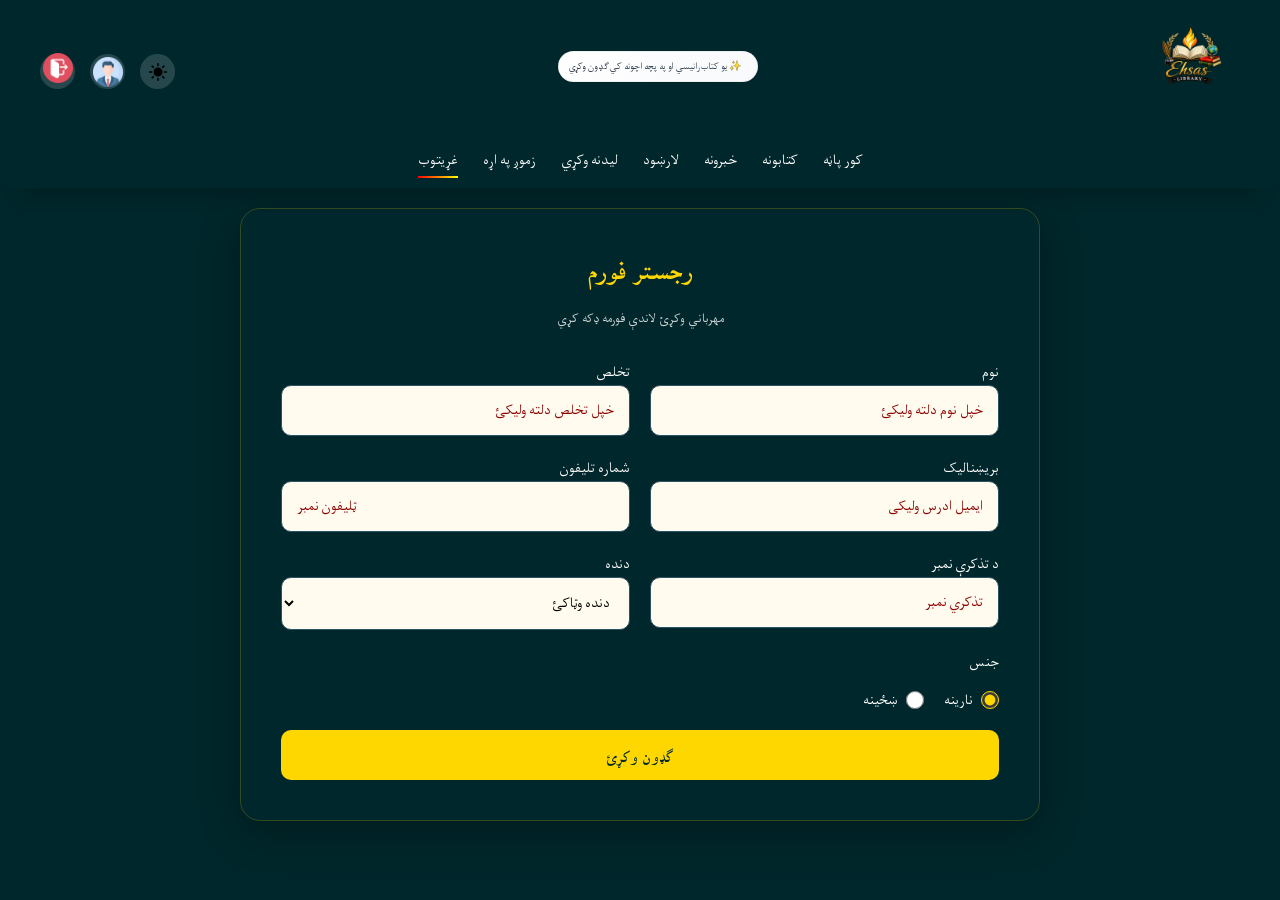
<file: register.html>
<!DOCTYPE html>
<html lang="ps">

<head>
    <meta charset="UTF-8">
    <meta name="viewport" content="width=device-width, initial-scale=1.0">
    <title>د ګډون فورم - احسان کتابتون</title>
    <link rel="stylesheet" href="navbar.css">
    <link rel="stylesheet" href="style.css">
    <link rel="stylesheet" href="register.css">

</head>

<body dir="rtl">

    <header>
        <div id="logo_container">
            <img src="./assets/logos/Ehsas Library logo design.png" alt="logo">
        </div>
        <div id="ad_container">
            <span>یو کتاب رانیسي او په پچه اچونه کي ګډون وکړي</span>
        </div>

        <div id="buttons_container">
            <button id="modeBtn">
                <img src="./assets/headerIcons/sun.png" alt="" width="18" height="18">
            </button>

            <button>
                <img src="./assets/profile/profile.png" alt="" width="30" height="30">
            </button>
            <button>
                <a href="login.html">
                    <img src="./assets/icons/logout.png" alt="" width="30" height="30">
                </a>
            </button>
        </div>
    </header>

    <nav class="navbar">
        <div class="nav-container">
            <ul class="nav-links">
                <li><a href="index.html">کور پاڼه</a></li>
                <li><a href="books.html">کتابونه</a></li>
                <li><a href="news.html">خبرونه</a></li>
                <li><a href="instructor.html">لارښود</a></li>
                <li><a href="visitUs.html">لیدنه وکړي</a></li>
                <li><a href="about.html">زموږ په اړه</a></li>
                <li><a href="register.html">غړیتوب</a></li>
            </ul>
        </div>
    </nav>
    <main>
        <div class="register-container">
            <div class="register-header">
                <h1> رجستر فورم</h1>
                <p>مهرباني وکړئ لاندې فورمه ډکه کړي</p>
            </div>

            <form action="">
                <div class="row">
                    <div class="form-group">
                        <label>نوم</label>
                        <input name="name" type="text" placeholder="خپل نوم دلته ولیکئ" id="nameInput">
                        <small id="nameAlert"></small>
                    </div>

                    <div class="form-group">
                        <label>تخلص</label>
                        <input type="text" name="lname" placeholder="خپل تخلص دلته ولیکئ" id="lNameInput">
                        <small id="lNameAlert"></small>
                    </div>
                </div>

                <div class="row">
                    <div class="form-group">
                        <label>بریښنالیک</label>
                        <input type="text" name="email" placeholder="ایمیل ادرس ولیکی" id="emailInput">
                        <small id="emailAlert"></small>
                    </div>
                    <div class="form-group">
                        <label>شماره تلیفون</label>
                        <input type="tel" name="phone" placeholder="ټلیفون نمبر" id="phoneInput">
                        <small id="phoneAlert"></small>
                    </div>
                </div>

                <div class="row">
                    <div class="form-group">
                        <label>د تذکرې نمبر</label>
                        <input type="text" placeholder="تذکري نمبر" id="tazkiraInput">
                        <small id="tazkiraAlert"></small>
                    </div>

                    <div class="form-group">
                        <label>دنده</label>
                        <select name="job">
                            <option value="">دنده وټاکئ</option>
                            <option value="student">محصل</option>
                            <option value="teacher">ښوونکی</option>
                            <option value="doctor">ډاکټر</option>
                            <option value="engineer">انجینر</option>
                            <option value="businessman">سوداګر</option>
                            <option value="writer">لیکوال</option>
                            <option value="retire">متقاعد</option>
                            <option value="more">نور</option>
                        </select>
                        <small id="jobAlert"></small>
                    </div>

                </div>

                <div class="row">

                    <div class="form-group">
                        <label>جنس</label>
                        <div class="radio-group">
                            <label>
                                <input type="radio" name="gender" value="male" checked> نارینه
                            </label>
                            <label>
                                <input type="radio" name="gender" value="female"> ښځینه
                            </label>
                        </div>
                    </div>
                </div>




                <button type="submit" class="register-btn" id="formBtn">ګډون وکړئ</button>
            </form>
        </div>
    </main>

</body>

<script src="register.js"></script>
<script src="theme.js"></script>
</html>
</file>
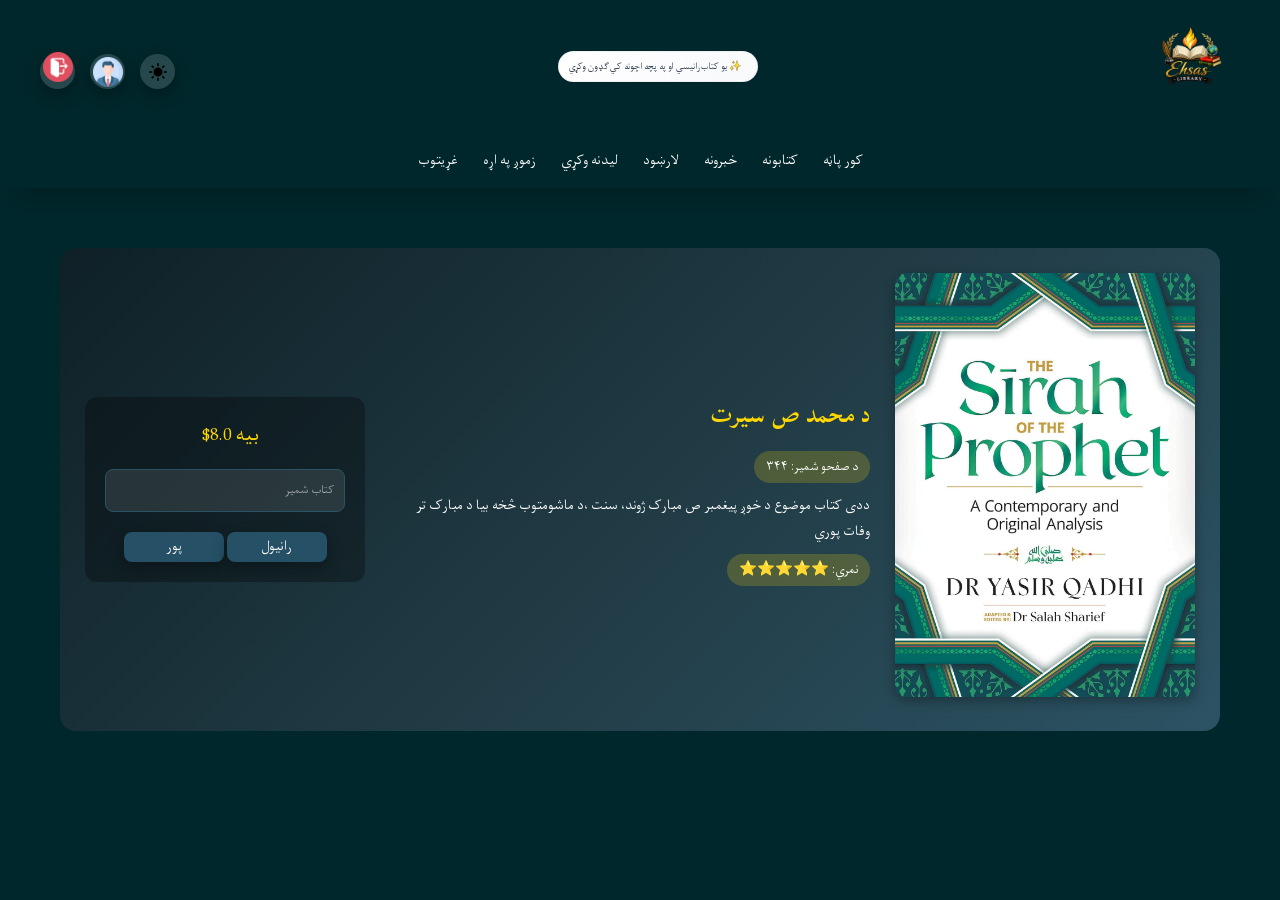
<file: singleBookPage.html>
<!DOCTYPE html>
<html lang="en">
<head>
    <meta charset="UTF-8">
    <meta name="viewport" content="width=device-width, initial-scale=1.0">
    <title>Document</title>
    <link rel="stylesheet" href="navbar.css"> 
    <link rel="stylesheet" href="style.css">
    <link rel="stylesheet" href="singleBookPage.css">
</head>
<body dir="rtl">
    
       
<header>
    <div id="logo_container">
        <img src="./assets/logos/Ehsas Library logo design.png" alt="logo">
    </div>
    <div id="ad_container">
        <span>یو کتاب رانیسي او په پچه اچونه کي ګډون وکړي</span>
    </div>

    <div id="buttons_container">
        <button>
            <img src="./assets/headerIcons/sun.png" alt="" width="18" height="18">
        </button>

        <button>
            <img src="./assets/profile/profile.png" alt="" width="30" height="30">
        </button>
          <button>
            <a href="login.html">
                <img src="./assets/icons/logout.png" alt=""  width="30" height="30">
            </a>
        </button>
    </div>
</header>

    <nav class="navbar">
        <div class="nav-container">
            <ul class="nav-links">
                <li><a href="index.html">کور پاڼه</a></li>
                <li><a href="books.html">کتابونه</a></li>
                <li><a href="news.html">خبرونه</a></li>
                <li><a href="instructor.html">لارښود</a></li>
                <li><a href="visitUs.html">لیدنه وکړي</a></li>
                <li><a href="about.html">زموږ په اړه</a></li>
                  <li><a href="register.html">غړیتوب</a></li>
            </ul>
        </div>
    </nav>


    <main>
        <section>

            <div id="book-img-div">
                <img src="./assets\books\81ETaPeUUHL._SL1500_.jpg" alt="">
            </div>
            <div id="book-info">
                <h1 dir="rtl">د محمد ص سیرت</h1>
                <span dir="rtl">د صفحو شمیر: ۳۴۴</span>
                <p dir="rtl">ددی کتاب موضوع د خوږ پیغمبر ص مبارک ژوند، سنت ،د ماشومتوب څخه بیا د مبارک تر وفات پوري </p>
                
                <span>نمري: ⭐⭐⭐⭐⭐</span>
            </div>
            
            <div id="buy-or-borrow-div">
                <p>بیه <span style="font-size: 20px;">8.0$</span></p>
                <form action="">
                    <input type="number" min="1" required placeholder="کتاب شمیر">
                    <div>
                        <button>رانیول</button>
                        <button>پور</button>
                    </div>
                </form>
            </div>
        </section>
        </main>
    </body>
<script src="theme.js"></script>

</html>
</file>
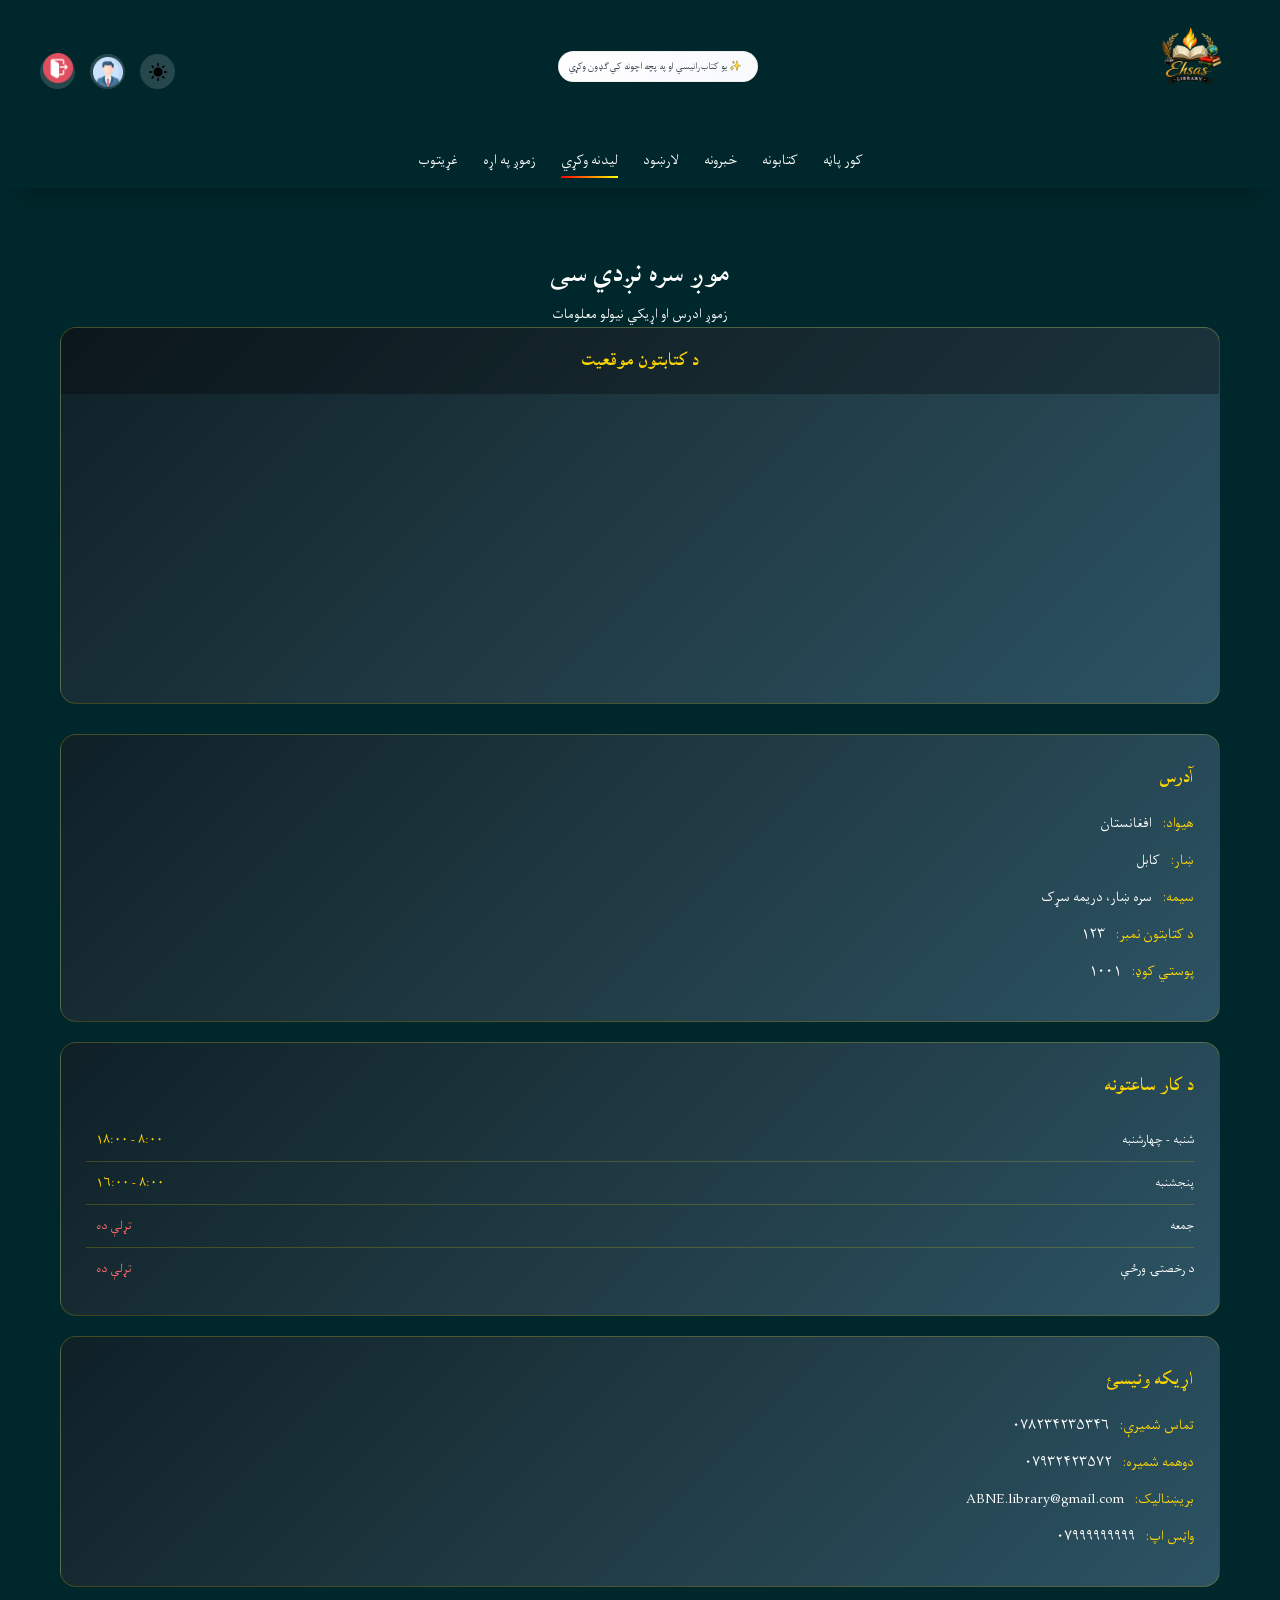
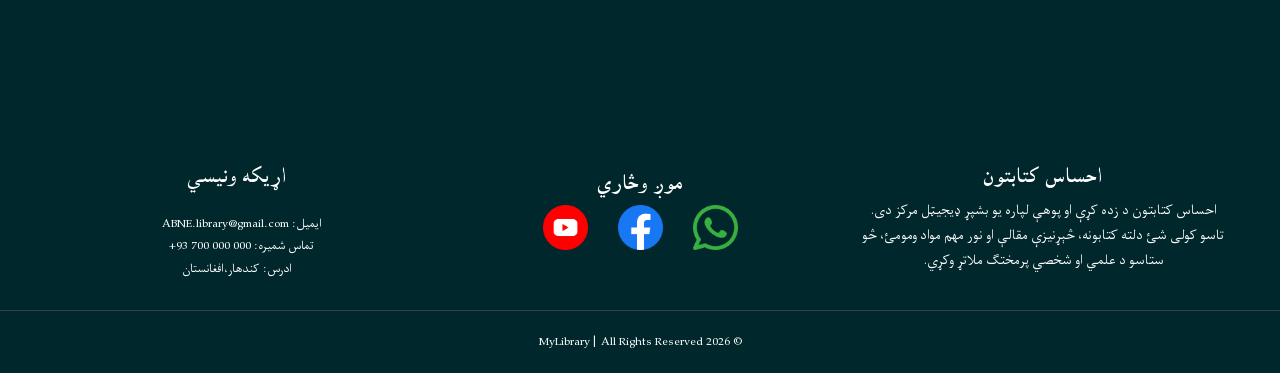
<file: visitUs.html>
<!DOCTYPE html>
<html lang="ps">
<head>
    <meta charset="UTF-8">
    <meta name="viewport" content="width=device-width, initial-scale=1.0">
    <title>موږ ومومئ - احسان کتابتون</title>
    <link rel="stylesheet" href="navbar.css">
    <link rel="stylesheet" href="style.css">
    <link rel="stylesheet" href="visitUs.css">
</head>
<body dir="rtl">

<header>
    <div id="logo_container">
        <img src="./assets/logos/Ehsas Library logo design.png" alt="logo">
    </div>
    <div id="ad_container">
        <span>یو کتاب رانیسي او په پچه اچونه کي ګډون وکړي</span>
    </div>

    <div id="buttons_container">
        <button id="modeBtn">
            <img src="./assets/headerIcons/sun.png" alt="" width="18" height="18">
        </button>

        <button>
            <img src="./assets/profile/profile.png" alt="" width="30" height="30">
        </button>
          <button>
            <a href="login.html">
                <img src="./assets/icons/logout.png" alt=""  width="30" height="30">
            </a>
        </button>
    </div>
</header>

<nav class="navbar">
    <div class="nav-container">
        <ul class="nav-links">
            <li><a href="index.html">کور پاڼه</a></li>
            <li><a href="books.html">کتابونه</a></li>
            <li><a href="news.html">خبرونه</a></li>
            <li><a href="instructor.html">لارښود</a></li>
            <li><a href="visitUs.html">لیدنه وکړي</a></li>
            <li><a href="about.html">زموږ په اړه</a></li>
              <li><a href="register.html">غړیتوب</a></li>
        </ul>
    </div>
</nav>

<main>
    <div class="page-header">
        <h1> موږ سره نږدي سی</h1>
        <p>زموږ ادرس او اړیکي نیولو معلومات</p>
    </div>

    <div class="location-container">
        <div class="map-container">
            <h3> د کتابتون موقعیت</h3>
               <div id="map_container">
                <iframe
                    src="https://www.google.com/maps/embed?pb=!1m18!1m12!1m3!1d1052.9236993625875!2d65.7095919270775!3d31.639965890212096!2m3!1f0!2f0!3f0!3m2!1i1024!2i768!4f13.1!3m3!1m2!1s0x3ed6718187a16ee5%3A0xcf200c6f0841d157!2zWWFyYW5hIEhvc3BpdGFsINuM2KfYsdin2YbZhyDZhdi52KfZhNis2YjZiiDYsdmI2LrYqtmI2YY!5e0!3m2!1sen!2s!4v1775956232579!5m2!1sen!2s"
                    width="100%" height="300" style="border:0;" allowfullscreen="" loading="lazy"
                    referrerpolicy="no-referrer-when-downgrade">
                </iframe>
            </div>
        </div>

        <div>
            
            <div class="info-card">
                <h3> آدرس</h3>
                <p><strong>هیواد:</strong> افغانستان</p>
                <p> <strong>ښار:</strong> کابل</p>
                <p> <strong>سیمه:</strong> سره ښار، دریمه سړک</p>
                <p> <strong>د کتابتون نمبر:</strong> ۱۲۳</p>
                <p> <strong>پوستي کوډ:</strong> ۱۰۰۱</p>
            </div>

            <div class="info-card">
                <h3> د کار ساعتونه</h3>
                <div class="hours-table">
                    <div class="hours-row">
                        <span class="day">شنبه - چهارشنبه</span>
                        <span class="time">۸:۰۰ - ۱۸:۰۰</span>
                    </div>
                    <div class="hours-row">
                        <span class="day">پنجشنبه</span>
                        <span class="time">۸:۰۰ - ۱۶:۰۰</span>
                    </div>
                    <div class="hours-row">
                        <span class="day">جمعه</span>
                        <span class="time closed">تړلې ده</span>
                    </div>
                    <div class="hours-row">
                        <span class="day">د رخصتۍ ورځې</span>
                        <span class="time closed">تړلې ده</span>
                    </div>
                </div>
            </div>

            <div class="info-card">
                <h3> اړیکه ونیسئ</h3>
                <p> <strong>تماس شمیرې:</strong> ۰۷۸۲۳۴۲۳۵۳۴۶</p>
                <p> <strong>دوهمه شمیره:</strong> ۰۷۹۳۲۴۲۳۵۷۲</p>
                <p> <strong>بریښنالیک:</strong> ABNE.library@gmail.com</p>
                <p> <strong>واټس اپ:</strong> ۰۷۹۹۹۹۹۹۹۹۹</p>
            </div>
        </div>
    </div>
</main>

<footer class="footer">
    <div class="footer-container">
        <div class="footer-section-about">
            <h2 class="logo">احساس کتابتون</h2>
            <p dir="rtl">
                احساس کتابتون د زده کړې او پوهې لپاره یو بشپړ ډیجیټل مرکز دی.
                تاسو کولی شئ دلته کتابونه، څېړنیزې مقالې او نور مهم مواد ومومئ،
                څو ستاسو د علمي او شخصي پرمختګ ملاتړ وکړي.
            </p>
        </div>

        <div class="socials">
            <h2>موږ وڅاري</h2>
             <div>
                    <a href="https://whatsapp.com"><img src="./assets/logos/whatsapp.png" alt="" width="45" height="45"></a>
                    <!-- <a href="https://x.com"><img src="./assets/logos/logo-white.png" alt="" width="45" height="45"></a> -->
                    <a href="https://facebook.com"><img src="./assets/logos/facebook.png" alt="" width="45" height="45"></a>
                    <a href="https://youtube.com"><img src="./assets/logos/youtube (1).png" alt="" width="45" height="45"></a>
                </div>
        </div>

        <div class="footer-section">
            <h2 dir="rtl">اړیکه ونیسي</h2>
            <p dir="rtl"><strong>ایمیل:</strong> <span dir="ltr">ABNE.library@gmail.com</span></p>
            <p dir="rtl"><strong>تماس شمیره:</strong> <span dir="ltr">+93 700 000 000</span></p>
            <p dir="rtl"><strong>ادرس:</strong> کندهار،افغانستان</p>
        </div>
    </div>

    <div class="footer-bottom">
        <p>© 2026 MyLibrary | All Rights Reserved</p>
    </div>
</footer>

</body>
<script src="theme.js"></script>
</html>
</file>
<file: navbar.css>
header {
  display: flex;
  align-items: center;
  justify-content: space-between;
  padding: 12px 40px;
  background: var(--bg-color);
  color: white;
}

#logo_container img {
  width: 100px;
  height: 100px;
}

#search_container {
  position: relative;
  width: 320px;
}

#search_container input {
  width: 100%;
  padding: 10px 15px 10px 45px;
  border-radius: 30px;
  border: 1px solid gray;
  outline: none;
  background: rgb(235, 229, 229);
  color: gray;
  font-size: 14px;
  backdrop-filter: blur(12px);
  transition: 0.3s;
  text-align: right;
  direction: rtl;
}


#ad_container {
  display: flex;
  align-items: center;
  gap: 12px;
  background: linear-gradient(135deg, #ffffff 0%, #f8f9fc 100%);
  padding: 6px 16px 6px 8px;
  border-radius: 60px;
  max-width: 360px;
  min-width: 200px;
  cursor: pointer;
  transition: all 0.25s ease;
  border: 1px solid rgba(0, 0, 0, 0.05);
  box-shadow:
    0 1px 3px rgba(0, 0, 0, 0.02),
    0 1px 2px rgba(0, 0, 0, 0.03);
  backdrop-filter: blur(0px);
  animation-name: fallDownAnimation;
  animation-duration: 10s;
  animation-delay: 1s;
  animation-timing-function: ease-in-out;
  animation-iteration-count: infinite;
}
@keyframes fallDownAnimation {
  0% {
    transform: rotateX(-30deg);
    transform: scale(1);
  }
  50% {
    transform: rotateX(0);
    transform: scale(1.2);
  }
  100% {
    transform: rotateX(0);
    transform: scale(1);
  }
}
#ad_container:hover {
  background: linear-gradient(135deg, #ffffff 0%, #f2f4f8 100%);
  border-color: rgba(0, 0, 0, 0.08);
  box-shadow:
    0 6px 14px rgba(0, 0, 0, 0.05),
    0 2px 4px rgba(0, 0, 0, 0.02);
  transform: translateY(-1px);
}


#ad_container span {
  font-size: 11px;
  color: #1e2a3e;
  background: transparent;
  padding: 0;
  border-radius: 0;
  border: none;
  text-transform: none;
  font-weight: 500;
  letter-spacing: -0.01em;
  box-shadow: none;
  font-family:'bahij badr'  sans-serif;
  white-space: nowrap;
  background: linear-gradient(135deg, #1f2b38, #2c3e4e);
  background-clip: text;
  color: transparent;
  font-weight: 520;
}

#ad_container span::before {
  content: "✨ ";
  font-size: 10px;
  background: none;
  background-clip: unset;
  -webkit-background-clip: unset;
  color: #d1ccc7;
  font-weight: 400;
}


#search_container input::placeholder {
  color: rgba(214, 86, 86, 0.7);
}

#search_container img {
  position: absolute;
  left: 15px;
  top: 50%;
  transform: translateY(-50%);
  width: 18px;
  opacity: 0.8;
}

#search_container input:focus {
  background:whitesmoke;
  box-shadow: 0 0 0 2px rgba(255, 255, 255, 0.3);
}

#buttons_container {
  display: flex;
  align-items: center;
  gap: 15px;
}

#buttons_container button {
  border: none;
  width: 35px;
  height: 35px;
  border-radius: 50%;
  background: rgba(255, 255, 255, 0.15);
  display: flex;
  align-items: center;
  justify-content: center;
  cursor: pointer;
  transition: 0.3s;
}

#buttons_container button:hover {
  background: rgba(255, 255, 255, 0.3);
  transform: rotate(20deg) scale(1.1);
}

#buttons_container div {
  width: 35px;
  height: 35px;
  border-radius: 50%;
  overflow: hidden;
  cursor: pointer;
  border: 2px solid rgba(255, 255, 255, 0.3);
  transition: 0.3s;
}

#buttons_container div img {
  width: 100%;
  height: 100%;
  object-fit: cover;
}

#buttons_container div:hover {
  transform: scale(1.1);
  border-color: white;
}

.navbar {
  background: var(--bg-color);
  box-shadow: rgba(0, 0, 0, 0.45) 0px 25px 20px -23px;
  padding: 15px;
  position: sticky;
  top: 0;
  z-index: 1000;
}

.nav-container {
  display: flex;
  justify-content: space-between;
  align-items: center;
  flex-wrap: wrap;
  align-items: center;
  justify-content: center;
}



.nav-links {
  display: flex;
  list-style: none;
  gap: 25px;
}

.nav-links a {
  /* color: white; */
  text-decoration: none;
  transition: 0.3s;
  font-weight: 300;
  position: relative;
}

.nav-links a::after {
  content: "";
  position: absolute;
  width: 0%;
  height: 2px;
  background: white;
  left: 0;
  bottom: -5px;
  transition: 0.3s;
}

.nav-links a:hover::after {
  width: 100%;
}

@media (max-width: 768px) {
        header {
            flex-direction: column;
            padding: 15px;
            text-align: center;
        }

        #ad_container span {
            font-size: 0.85rem;
            display: block;
        }

        #buttons_container {
            justify-content: center;
        }
    }

    @media (max-width: 480px) {
        #logo_container img {
            width: 100px;
            height: 100px;
        }

        #ad_container span {
            font-size: 0.7rem;
        }

        #ad_container{
          margin-bottom: 5px;
        }
    }
</file>
<file: style.css>
:root {
  --bg-color:#00272b;
  --card-bg-color:linear-gradient(135deg, #0f2027, #203a43, #2c5364);
  --nav-head-bg-color:linear-gradient(135deg, #0f2027, #203a43, #2c5364);
    --text-color:#FFFCEF;

}

@font-face {
    font-family: 'bahij badr';
    src: url('./assets//fonts/Bahij\ Badr-Bold.ttf');

}

@font-face {
    font-family: 'bahij nazanin';
    src: url('./assets/fonts/Bahij\ Nazanin-Regular.ttf');
    font-weight: bold;
    font-style: normal;
}

button{
  color:red;
  background-color: gray;
  width:100px;
  height: 30px;
  margin-top: 10px;
  font-family: 'bahij nazanin';

}


* {
  margin: 0;
  padding: 0;
  box-sizing: border-box;

}

#registerBtn{
  background:var(--text-color);
  color: var(--bg-color);
  font-family: 'bahij badr';
  font-size: 16px;
}

body {
  font-family: "bahij nazanin", sans-serif;
  color: var(--text-color);
  background-color: var(--bg-color);
}

#registerBtn a{
  color:var(--bg-color);
  text-decoration: none;
}

h1,
h2,
h3,
h4,
h5,
h6 {
  font-family: "bahij badr", serif;
}

.hero {
  display: flex;
  align-items: center;
  justify-content: center;
  color: var(--text-color);
  text-align: center;
  position: relative;
  background: url("./assets/herosection.jpg") center/cover no-repeat;
  animation: herosectionBackground 30s infinite ease-in-out;
  height: 100vh;
}


@keyframes herosectionBackground {
  0% {
    background: url("./assets/herosection.jpg") center/cover no-repeat;
  }
  30% {
    background: url("./assets/herosection2.jpg") center/cover no-repeat;
  }
  70% {
    background: url("./assets/Book-Delivery-1080x675.jpg") center/cover no-repeat;
  }
  90% {
    background: url("./assets/43-new.jpg") center/cover no-repeat;
  }
  100% {
    background: url("./assets/herosection.jpg") center/cover no-repeat;
  }
}


.hero-content {
  position: relative;
  z-index: 1;
}

.hero h1 {
  font-size: 3rem;
}

.hero .hero-content button {
  width: 150px;
  height: 40px;
  background: var(--bg-color);
  border: none;
  color: var(--text-color);
  margin: 20px;
  border-radius: 6px;
  cursor: pointer;
  transition: 0.3s;
  font-size: 14px;
  font-weight: bold;
}

.hero .hero-content button:hover {
  opacity: 0.8;

}

#featureSection {
  display: flex;
  flex-direction: column;
  justify-content: center;
  align-items: center;
  background: var(--bg-color);
  padding: 20px;
  color: var(--text-color);
}

#featureCards,#featureCards1 {
  display: flex;
  gap: 20px;
  min-width: 400px;
  max-width: 100%;
  justify-content: flex-start;
  scrollbar-width: none;
  -ms-overflow-style: none;
  overflow: auto;
  padding: 25px;
}
.featureCard {
  background: var(--bg-color);
  border-radius: 16px;
  padding: 30px 20px;
  width: 280px;
  text-align: center;
  box-shadow: 0 12px 25px rgba(125, 113, 113, 0.08);
  transition:
    transform 0.3s,
    box-shadow 0.3s;
  display: flex;
  flex-direction: column;
  align-items: center;
  flex-shrink: 0;
  color: var(--text-color);
}

.featureCard:hover {
  transform: translateY(-8px) scale(1.03);
  box-shadow: 0 20px 40px rgba(0, 0, 0, 0.15);
}

.featureIcon {
  background: #f0f4ff;
  color: #3b82f6; 
  font-size: 32px;
  width: 70px;
  height: 70px;
  border-radius: 50%;
  display: flex;
  justify-content: center;
  align-items: center;
  margin-bottom: 20px;
}

.featureTitle {
  font-size: 20px;
  font-weight: 600;
  margin-bottom: 10px;

}

.section {
  padding-top: 40px;
  text-align: center;
  background: var(--bg-color);
  color: var(--text-color);
}

/* Books */
.books {
  display: flex;
  justify-content: flex-start;
  gap: 20px;
  overflow: auto;
  padding: 30px 30px 30px 55px;
  margin-left: 0;
  scrollbar-width: none;
  -ms-overflow-style: none;
  color: var(--text-color);

}

/* Book Card */
.featured_book {
  border-radius: 16px;
  padding: 40px;
  width: 300px;
  min-width: 100px;
   box-shadow: 0 12px 25px rgba(125, 113, 113, 0.08);
  transition: 0.3s;
  cursor: pointer;
  flex-shrink: 0;
  background:var(--bg-color);
}

.featured_book:hover {
  transform: translateY(-8px) scale(1.02);
  box-shadow: 0 15px 30px rgba(0, 0, 0, 0.15);
}

.featureCard p{
  line-height: 1.3;
}
.imgDiv {
  height: 35vh;
}

.featured_book img {
  width: 100%;
  height: 100%;
  object-fit: cover;
  border-radius: 12px;
  
}

.book-contents {
  margin-top: 12px;
}

.book-contents h2 {
  font-size: 18px;
  font-weight: 600;
  color: var(--text-color);
}

.book-contents p {
  font-size: 14px;
  /* color: var(--text-color); */
  color: var(--text-color);
}

.sellInfo {
  display: flex;
  justify-content: space-between;
  align-items: center;
  margin-top: 12px;
}

.discountPrice {
  font-weight: bold;
  color: var(--text-color);
  font-size: 24px;
}

.actualPrice {
  text-decoration: line-through;
  /* color: var(--text-color); */
  color: var(--text-color);
  margin-left: 6px;
  font-size: 16px;
}

.sellInfo p:last-child {
  color: #fbbf24;
  font-size: 16px;
}

.testimonials {
  padding: 60px 20px;
  background: var(--bg-color);
  text-align: center;
  color: var(--text-color);
}

.testimonials h2 {
  font-size: 28px;
  margin-bottom: 40px;
  font-weight: 700;
  color: var(--text-color);
}

.testimonial-container {
  display: flex;
  gap: 20px;
  justify-content: center;
  flex-wrap: wrap;
}

.testimonial {
  background: var(--bg-color);
  padding: 20px;
  width: 300px;
  border-radius: 16px;
    box-shadow: 0 12px 25px rgba(125, 113, 113, 0.08);

  text-align: left;
  transition: 0.3s;
}

.testimonial:hover {
  transform: translateY(-8px);
  box-shadow: 0 20px 40px rgba(0, 0, 0, 0.15);
}

.message {
  font-size: 15px;
  color: var(--text-color);
  margin-bottom: 20px;
  line-height: 1.6;
  float: right;

}

.user {
  display: flex;
  align-items: center;
  gap: 10px;
}

.user img {
  width: 45px;
  height: 45px;
  border-radius: 50%;
}

.user h4 {
  font-size: 16px;
}

.user span {
  font-size: 13px;
  color: var(--text-color);
}


.footer {
  background: var(--bg-color);
  color: var(--text-color);
  padding-top: 50px;
  
}



.footer-container {
  display: grid;
  grid-template-columns: repeat(auto-fit, minmax(220px, 1fr));
  gap: 30px;
  padding: 0 50px;

}

.footer-section h2,
.footer-section h3 {
  color: var(--text-color);
  margin-bottom: 15px;
}

.footer-section p {
  font-size: 14px;
  line-height: 1.6;
  
}

.footer-section ul {
  list-style: none;
}

.footer-section ul li {
  margin: 8px 0;
}

.footer-section ul li a {
  text-decoration: none;
  color: var(--text-color);
  transition: 0.3s;
}

.footer-section ul li a:hover {
  color: var(--primary);
  padding-left: 5px;

}

.footer-section-about{
  width: 100%;
  text-align: center;
  
}

.socials{
  display: flex;
  flex-direction: column;
  justify-content: center;
  align-items: center;

}



.socials a {
  font-size: 40px;
  text-decoration: none;
  transition: 0.3s;
}
.socials a:hover{
  opacity: 0.5;
}

.socials div{
  display: flex;
  gap: 30px;
  justify-content: center;
  align-items: center;
}
.footer-section{
  text-align: center;
}
.footer-bottom {
  text-align: center;
  padding: 20px;
  margin-top: 30px;
  border-top: 1px solid #334155;
  font-size: 14px;
}
span{
  padding-left: 10px;
  font-size: 14px;
}



        .faq-section {
            width: 90%;
            margin: 60px auto;
        }

        .faq-section h2 {
            text-align: center;
            margin-bottom: 30px;
            font-size: 35px;
        }

        .faq-item {
            border: 1px solid #ddd;
            border-radius: 10px;
            margin-bottom: 15px;
            overflow: hidden;
            background: var(--bg-color);
        }

        .faq-question {
            width: 100%;
            background: var(--bg-color);
            border: none;
            padding: 18px;
            font-size: 18px;
            display: flex;
            justify-content: space-between;
            align-items: center;
            cursor: pointer;
            font-weight: bold;
        }

        .faq-question span {
            font-size: 24px;
        }

        .faq-answer {
            max-height: 0;
            overflow: hidden;
            transition: 0.3s ease;
            background: var(--bg-color);
            padding: 0 18px;
        }

        .faq-answer p {
            padding: 15px 0;
            line-height: 1.8;
        }


        /* Demo Video Section */
.demo-video-section{
    width: 90%;
    margin: 80px auto;
    text-align: center;
}

.demo-video-section h1{
    font-size: 40px;
    margin-bottom: 15px;
}

.demo-video-section p{
    font-size: 18px;
    margin-bottom: 35px;
}

.video-container{
    width: 100%;
    display: flex;
    justify-content: center;
}

.video-container video{
    width: 90%;
    max-width: 1000px;
    border-radius: 20px;
    box-shadow: 0 5px 20px rgba(0,0,0,0.2);
}
</file>
<file: about.css>
#map_container {
        width: 100%;
        max-width: 600px;
        margin: 20px auto;
        border-radius: 12px;
        overflow: hidden;
        box-shadow: 0 8px 20px rgba(0, 0, 0, 0.15);
    }



:root {
  --bg-color:#00272b;
  --card-bg-color:linear-gradient(135deg, #0f2027, #203a43, #2c5364);
  --nav-head-bg-color:linear-gradient(135deg, #0f2027, #203a43, #2c5364);
    --text-color:#FFFCEF;

}

@font-face {
    font-family: 'bahij badr';
    src: url('./assets//fonts/Bahij\ Badr-Bold.ttf');

}

@font-face {
    font-family: 'bahij nazanin';
    src: url('./assets/fonts/Bahij\ Nazanin-Regular.ttf');
    font-weight: bold;
    font-style: normal;
}

body{
    background: var(--bg-color);
}

p{
    direction: rtl;
    font-size: 20px;
}

h1{
    direction: rtl;
}

main{
    display: flex;
    flex-direction: column;
    gap: 80px;
    padding: 30px;
}
.nav-links li:nth-of-type(6) a::after {
  width: 100%;
  background: linear-gradient(to right, red, yellow);
}

section ul{
    width: 90%;
    font-size: 20px;
}


#locationIcon{
    float: right;
    width: 30px;
    height: 30px;
    margin-left: 10px;
}
</file>
<file: booksPageStyle.css>
:root {
  --bg-color: #00272b;
  --card-bg-color: linear-gradient(135deg, #0f2027, #203a43, #2c5364);
  --nav-head-bg-color: linear-gradient(135deg, #0f2027, #203a43, #2c5364);
  --text-color: #fffcef;
}

@font-face {
  font-family: "bahij badr";
  src: url("./assets//fonts/Bahij\ Badr-Bold.ttf");
}

@font-face {
  font-family: "bahij nazanin";
  src: url("./assets/fonts/Bahij\ Nazanin-Regular.ttf");
  font-weight: bold;
  font-style: normal;
}

* {
  margin: 0;
  padding: 0;
  box-sizing: border-box;
}

body {
  font-family: "bahij nazanin", sans-serif;
  color: var(--text-color);
}

h1,
h2,
h3,
h4,
h5,
h6 {
  font-family: "bahij badr", serif;
}

.nav-links li:nth-of-type(2) a::after {
  width: 100%;
  background: linear-gradient(to right, red, yellow);
}
main {
  display: flex;
  flex-direction: column;
  gap: 20px;
  padding: 15px;
  background: var(--bg-color);
  padding-bottom: 20px;
}

#bookSection {
  padding: 10px;
  text-align: center;
}

#books {
  display: flex;
  flex-direction: row;
  gap: 10px;
  overflow: auto;
  scrollbar-width: none;
  -ms-overflow-style: none;
  padding: 10px;
}
.items {
  width: 180px;
  height: 270px;
  flex-shrink: 0;
  cursor: pointer;
  padding: 10px;
  padding-top: 10px;
  transition: 360ms;
}

.items:hover {
  transform: scale(1.1);
}

.items img {
  height: 100%;
  width: 100%;
}

.all-books-section {
  margin-top: 20px;
  padding: 10px;
  text-align: center;
}

#allBooks {
  display: grid;
  grid-template-columns: repeat(auto-fill, minmax(180px, 1fr) minmax(180px, 1fr)) ;
  gap: 20px;
  padding: 20px 10px;
  justify-items: center;
  align-items: start;
}

.item {
  width: 100%;
  display: flex;
  justify-content: center;
}

.items {
  width: 100%;
  max-width: 180px;
  height: 270px;
  flex-shrink: 0;
  cursor: pointer;
  padding: 10px;
  transition: 360ms;
}

.items:hover {
  transform: scale(1.05);
}

.items img {
  height: 100%;
  width: 100%;
  object-fit: cover;
  border-radius: 6px;
  box-shadow: 0 4px 8px rgba(0, 0, 0, 0.2);
}

@media (min-width: 768px) {
  #allBooks {
    grid-template-columns: repeat(auto-fill, minmax(200px, 1fr));
    gap: 25px;
  }

  .items {
    max-width: 200px;
    height: 300px;
  }
}

@media (min-width: 1024px) {
  #allBooks {
    grid-template-columns: repeat(auto-fill, minmax(220px, 1fr));
    gap: 30px;
  }

  .items {
    max-width: 220px;
    height: 330px;
  }
}

.all-books-section {
  max-height: none;
  overflow-y: visible;
}

.load-more-container {
  display: flex;
  justify-content: center;
  align-items: center;
  width: 100%;
  color: var(--text-color);
  font-family: 'bahij badr';
  font-size: 20px;
  cursor: pointer;
}

.load-more-container:hover{
    opacity: 0.8;
}
</file>
<file: instructor.css>
:root {
  --bg-color: #00272b;
  --card-bg-color: linear-gradient(135deg, #0f2027, #203a43, #2c5364);
  --nav-head-bg-color: linear-gradient(135deg, #0f2027, #203a43, #2c5364);
  --text-color: #fffcef;
}

@font-face {
  font-family: "bahij badr";
  src: url("./assets//fonts/Bahij\ Badr-Bold.ttf");
}

@font-face {
  font-family: "bahij nazanin";
  src: url("./assets/fonts/Bahij\ Nazanin-Regular.ttf");
  font-weight: bold;
  font-style: normal;
}

body{
    background: var(--bg-color);
    color: var(--text-color);
}

main{
    width: 100%;
    padding: 15px;
}
section{
    display: flex;
    flex-direction: column;
    justify-content: center;
    background: var(--bg-color);
    box-shadow: rgba(0, 0, 0, 0.25) 0px 54px 55px, rgba(0, 0, 0, 0.12) 0px -12px 30px, rgba(0, 0, 0, 0.12) 0px 4px 6px, rgba(0, 0, 0, 0.17) 0px 12px 13px, rgba(0, 0, 0, 0.09) 0px -3px 5px;
    border-bottom: 2px solid gray;

}

section #steps{
     display: grid;
  grid-template-columns: 1fr 1fr;
    
    justify-content: space-around;
    padding: 15px;
    


}

@media (max-width: 800px) {
    section #steps{
        display: grid;
        grid-template-columns: 1fr;
        justify-content: space-around;
        padding: 15px;
    }
    #steps div h1{
    font-size:50px;
}
section img{
    width: 400px;
    height: 400px;
}
#steps div p{
    font-size: 20px;
}
}
@media (min-width: 800px) {
    section #steps{
        display: grid;
        grid-template-columns: 1fr 1fr;
        justify-content: space-around;
        padding: 15px;
    }

    #steps div h1{
    font-size:100px;
}

    .nav-links li:nth-of-type(4) a::after{
    width: 100%;
    background:linear-gradient(to right,red,yellow);
}
section img{
    width: 500px;
    height: 400px;
}
#steps div p{
    font-size: 80px;
}
}

#steps div{
    display: flex;
    flex-direction: column;
    justify-content: center;
    align-items: center;
    width: 100%;
}



section #titleDiv{
    display: flex;
    justify-content: center;
    align-items: center;

}

p,h1{
    direction: rtl;
}
</file>
<file: login.css>
:root {
  --bg-color:#00272b;
  --card-bg-color:linear-gradient(135deg, #0f2027, #203a43, #2c5364);
  --nav-head-bg-color:linear-gradient(135deg, #0f2027, #203a43, #2c5364);
    --text-color:#FFFCEF;

}

@font-face {
    font-family: 'bahij badr';
    src: url('./assets//fonts/Bahij\ Badr-Bold.ttf');

}

@font-face {
    font-family: 'bahij nazanin';
    src: url('./assets/fonts/Bahij\ Nazanin-Regular.ttf');
    font-weight: bold;
    font-style: normal;
}

body{
    background: var(--bg-color);
    display: flex;
    justify-content: center;
    padding: 20px;
}
.login-container {
    background: var(--bg-color);
    color: var(--text-color);
    border-radius: 20px;
    padding: 40px;
    width: 100%;
    max-width: 450px;
    box-shadow: 0 10px 40px rgba(0,0,0,0.3);
    border: 1px solid rgba(255,215,0,0.2);
}

.login-header {
    direction: rtl;
    text-align: center;
    margin-bottom: 30px;
}

.login-header h1 {
    color: #ffd700;
    font-size: 1.8rem;
    margin-bottom: 10px;
}

.login-header p {
    direction: rtl;
    opacity: 0.8;
    font-size: 0.9rem;
}

.form-group {
    margin-bottom: 25px;
}

.form-group label {
    display: block;
    margin-bottom: 8px;
    font-weight: bold;
}

.form-group input {
    width: 100%;
    padding: 12px 15px;
    border: 1px solid #2c5364;
    border-radius: 10px;
    background: rgba(255,255,255,0.1);
    color: #FFFCEF;
    font-family: "bahij nazanin", sans-serif;
    font-size: 1rem;
    transition: all 360ms;
}

.form-group input:focus {
    outline: none;
    border-color: #ffd700;
    background: rgba(255,215,0,0.1);
}

.form-group input::placeholder {
    color: rgba(255,252,239,0.5);
}

.login-btn {
    width: 100%;
    padding: 12px;
    background: #ffd700;
    color: #00272b;
    border: none;
    border-radius: 10px;
    font-family: "bahij badr", serif;
    font-size: 1.1rem;
    font-weight: bold;
    cursor: pointer;
    transition: all 360ms;
    margin-top: 10px;
}

.login-btn:hover {
    transform: scale(1.02);
    box-shadow: 0 4px 15px rgba(255,215,0,0.3);
}
</file>
<file: news.css>
:root {
  --bg-color:#00272b;
  --card-bg-color:linear-gradient(135deg, #0f2027, #203a43, #2c5364);
  --nav-head-bg-color:linear-gradient(135deg, #0f2027, #203a43, #2c5364);
    --text-color:#FFFCEF;

}

@font-face {
    font-family: 'bahij badr';
    src: url('./assets//fonts/Bahij\ Badr-Bold.ttf');

}

@font-face {
    font-family: 'bahij nazanin';
    src: url('./assets/fonts/Bahij\ Nazanin-Regular.ttf');
    font-weight: bold;
    font-style: normal;
}

.nav-links li:nth-of-type(3) a::after {
  width: 100%;
  background: linear-gradient(to right, red, yellow);
}

main{
    display: grid;
       grid-template-columns: repeat(auto-fill, minmax(400px, 1fr));
    gap: 25px;
  padding: 15px;
  background: var(--bg-color);
  padding-bottom: 20px;
}
    .news-card {
        background: linear-gradient(135deg, #0f2027, #203a43);
        border-radius: 16px;
        overflow: hidden;
        max-width: 380px;
        transition: transform 360ms, box-shadow 360ms;
        cursor: pointer;
        box-shadow: 0 4px 12px rgba(0,0,0,0.2);
    }

    .news-card:hover {
        transform: translateY(-8px);
        box-shadow: 0 8px 24px rgba(0,0,0,0.3);
    }

    .news-img {
        width: 100%;
        height: 220px;
        object-fit: cover;
    }

    .news-content {
        padding: 20px;
    }



    .news-title {
        font-size: 1.3rem;
        margin-bottom: 12px;
        line-height: 1.4;
        color: #FFFCEF;
        direction: rtl;
    }

    .news-meta {
        display: flex;
        gap: 15px;
        margin-bottom: 12px;
        font-size: 0.8rem;
        color: rgba(255,252,239,0.7);
    }

    .news-date, .news-author {
        display: flex;
        align-items: center;
        gap: 4px;
    }

    .news-description {
        line-height: 1.6;
        margin-bottom: 16px;
        color: rgba(255,252,239,0.9);
    }

    .read-more-btn {
        display: inline-block;
        color: var(--text-color);
        text-decoration: none;
        font-weight: bold;
        transition: gap 360ms;
    }

    .read-more-btn:hover {
        gap: 8px;
        padding-right: 8px;
    }
</file>
<file: register.css>
:root {
  --bg-color:#00272b;
  --card-bg-color:linear-gradient(135deg, #0f2027, #203a43, #2c5364);
  --nav-head-bg-color:linear-gradient(135deg, #0f2027, #203a43, #2c5364);
    --text-color:#FFFCEF;

}

@font-face {
    font-family: 'bahij badr';
    src: url('./assets//fonts/Bahij\ Badr-Bold.ttf');

}

@font-face {
    font-family: 'bahij nazanin';
    src: url('./assets/fonts/Bahij\ Nazanin-Regular.ttf');
    font-weight: bold;
    font-style: normal;
}

small{
    color:red;
}

body{
    background: var(--bg-color);
}
 
 .register-container {
        border-radius: 20px;
        padding: 40px;
        width: 100%;
        max-width: 800px;
        margin: 20px auto;
        box-shadow: 0 10px 40px rgba(0,0,0,0.3);
        border: 1px solid rgba(255,215,0,0.2);
    }

    .register-header {
        text-align: center;
        margin-bottom: 30px;
    }

    .register-header h1 {
        color: #ffd700;
        font-size: 1.8rem;
        margin-bottom: 10px;
    }

    .register-header p {
        opacity: 0.8;
        font-size: 0.9rem;
    }

    .row {
        display: grid;
        grid-template-columns: 1fr 1fr;
        gap: 20px;
        margin-bottom: 20px;
    }

    .form-group {
        margin-bottom: 0;
    }

    .form-group label {
        display: block;
        font-weight: bold;
    }

    .form-group input,
    .form-group select {
        width: 100%;
        padding: 12px 15px;
        border: 1px solid #2c5364;
        border-radius: 10px;
        background: var(--card-bg-color);
        color: black;
        font-family: "bahij nazanin", sans-serif;
        font-size: 1rem;
        transition: all 360ms;
    }

    .form-group input:focus,
    .form-group select:focus {
        outline: none;
        border-color: #ffd700;
        background: rgb(234, 232, 232);
        
    }

    .form-group input::placeholder {
        color: darkred;
    }

    .form-group select option {
        background: var(--card-bg-color);
        color: gray;
    }

    .radio-group {
        display: flex;
        gap: 20px;
        align-items: center;
        /* padding: 8px 0; */
        height: 100%;
    }

    .radio-group label {
        display: flex;
        align-items: center;
        gap: 8px;
        font-weight: normal;
        cursor: pointer;
        margin-bottom: 0;
    }

    .radio-group input[type="radio"] {
        width: 18px;
        height: 18px;
        cursor: pointer;
        accent-color: #ffd700;
    }

    .register-btn {
        width: 100%;
        padding: 14px;
        height: 50px;;
        background: #ffd700;
        color: #00272b;
        border: none;
        border-radius: 10px;
        font-family: "bahij badr", serif;
        font-size: 1.1rem;
        font-weight: bold;
        cursor: pointer;
        transition: all 360ms;
        margin-top: 10px;
    }
    .nav-links li:nth-of-type(7) a::after{
    width: 100%;
    background:linear-gradient(to right,red,yellow);
}
    .register-btn:hover {
        transform: scale(1.02);
        box-shadow: 0 4px 15px rgba(255,215,0,0.3);
    }

    @media (max-width: 600px) {
        .register-container {
            padding: 25px;
        }
        
        .row {
            grid-template-columns: 1fr;
            gap: 15px;
        }
        
        .register-header h1 {
            font-size: 1.5rem;
        }
    }
</file>
<file: singleBookPage.css>
:root {
  --bg-color: #00272b;
  --card-bg-color: linear-gradient(135deg, #0f2027, #203a43, #2c5364);
  --nav-head-bg-color: linear-gradient(135deg, #0f2027, #203a43, #2c5364);
  --text-color: #fffcef;
}

@font-face {
  font-family: "bahij badr";
  src: url("./assets//fonts/Bahij\ Badr-Bold.ttf");
}

@font-face {
  font-family: "bahij nazanin";
  src: url("./assets/fonts/Bahij\ Nazanin-Regular.ttf");
  font-weight: bold;
  font-style: normal;
}

body{
    background: var(--bg-color);
}
main {
            max-width: 1200px;
            margin: 40px auto;
            padding: 20px;
        }

        section {
            display: grid;
            grid-template-columns: 300px 1fr 280px;
            gap: 25px;
            background: linear-gradient(135deg, #0f2027, #203a43, #2c5364);
            border-radius: 16px;
            padding: 25px;
            align-items: center;
        }

        #book-img-div img {
            width: 100%;
            height: auto;
            border-radius: 12px;
            box-shadow: 0 4px 12px rgba(0,0,0,0.3);
        }

        #book-info h1 {
            color: #ffd700;
            margin-bottom: 10px;
            font-size: 1.8rem;
        }

        #book-info p {
            line-height: 1.6;
            margin: 10px 0;
            color: white;
        }
        
        #book-info span {
            display: inline-block;
            background: rgba(255,215,0,0.2);
            padding: 5px 12px;
            border-radius: 20px;
            font-size: 0.9rem;
            color: white;
        }

        #buy-or-borrow-div {
            background: rgba(0,0,0,0.3);
            padding: 20px;
            border-radius: 12px;
            text-align: center;
        }

        #buy-or-borrow-div p {
            font-size: 1.5rem;
            color: #ffd700;
            font-weight: bold;
            margin-bottom: 15px;
        }

button {
    /* padding: 10px 22px; */
    font-family: "bahij nazanin", sans-serif;
    font-size: 1rem;
    cursor: pointer;
    text-align: center;
    border: none;
    border-radius: 8px;

    color: #fff;
    background: rgb(37, 80, 101);
    box-shadow: 0 6px 15px rgba(0,0,0,0.3);

    transition: all 0.3s ease;
}

button:hover {
    background: linear-gradient(135deg, #ffcc00, #ffaa00);
    color: #00272b;

    transform: translateY(-3px);
    box-shadow: 0 10px 25px rgba(0,0,0,0.4);
}

button:active {
    transform: scale(0.95);
    box-shadow: inset 0 4px 10px rgba(0,0,0,0.3);
}

         form {
            display: flex;
            gap: 10px;
            margin-top: 10px;
        }

       input {
            flex: 1;
            padding: 10px;
            border: 1px solid #2c5364;
            border-radius: 8px;
            background: rgba(255,255,255,0.1);
            color: white;
            font-family: "bahij nazanin", sans-serif;
        }

         input::placeholder {
            color: rgba(255,255,255,0.5);
        }

    
        form button:hover {
            transform: scale(1.05);
        }

        @media (max-width: 900px) {
            section {
                grid-template-columns: 1fr;
            }
            
            #buy-or-borrow-div form {
                flex-direction: column;
                align-items: center;
            }
        }

        form{
            display: flex;
            flex-direction: column;
        }
</file>
<file: visitUs.css>
:root {
  --bg-color: #00272b;
  --card-bg-color: linear-gradient(135deg, #0f2027, #203a43, #2c5364);
  --nav-head-bg-color: linear-gradient(135deg, #0f2027, #203a43, #2c5364);
  --text-color: #fffcef;
}

@font-face {
  font-family: "bahij badr";
  src: url("./assets//fonts/Bahij\ Badr-Bold.ttf");
}

@font-face {
  font-family: "bahij nazanin";
  src: url("./assets/fonts/Bahij\ Nazanin-Regular.ttf");
  font-weight: bold;
  font-style: normal;
}

    .nav-links li:nth-of-type(5) a::after{
    width: 100%;
    background:linear-gradient(to right,red,yellow);
}
   
   body {
            background: var(--bg-color);
            color: var(--text-color);
        }

        main {
            max-width: 1200px;
            margin: 40px auto;
            padding: 20px;
            text-align: center;
        }

        .location-container {
            display: grid;
            grid-template-columns: 1fr;
            gap: 30px;
            margin-bottom: 40px;
        }

        .map-container {
            background: linear-gradient(135deg, #0f2027, #203a43, #2c5364);
            border-radius: 16px;
            overflow: hidden;
            border: 1px solid rgba(255,215,0,0.2);
        }

        .map-container h3 {
            background: rgba(0,0,0,0.3);
            padding: 15px;
            color: #ffd700;
            font-size: 1.3rem;
            margin: 0;
        }

        .map-wrapper {
            padding: 15px;
            min-height: 400px;
            display: flex;
            align-items: center;
            justify-content: center;
        }

 

        .info-card {
            background: linear-gradient(135deg, #0f2027, #203a43, #2c5364);
            border-radius: 16px;
            padding: 25px;
            margin-bottom: 20px;
            border: 1px solid rgba(255,215,0,0.2);
            color: white;
        }

        .info-card h3 {
            color: #ffd700;
            font-size: 1.3rem;
            margin-bottom: 15px;
            display: flex;
            align-items: center;
            gap: 10px;
        }

        .info-card p {
            margin: 12px 0;
            display: flex;
            align-items: center;
            gap: 10px;
            flex-wrap: wrap;
        }

        .info-card strong {
            color: #ffd700;
        }

        .hours-table {
            width: 100%;
            margin-top: 10px;
        }

        .hours-row {
            display: flex;
            justify-content: space-between;
            padding: 10px 0;
            border-bottom: 1px solid rgba(255,215,0,0.2);
        }

        .hours-row:last-child {
            border-bottom: none;
        }

        .day {
            font-weight: bold;
        }

        .time {
            color: #ffd700;
        }

        .closed {
            color: #ff6b6b;
        }


        @media (max-width: 768px) {
            .location-container {
                grid-template-columns: 1fr;
            }
            
            .map-wrapper {
                min-height: 300px;
            }
     
        }
</file>
